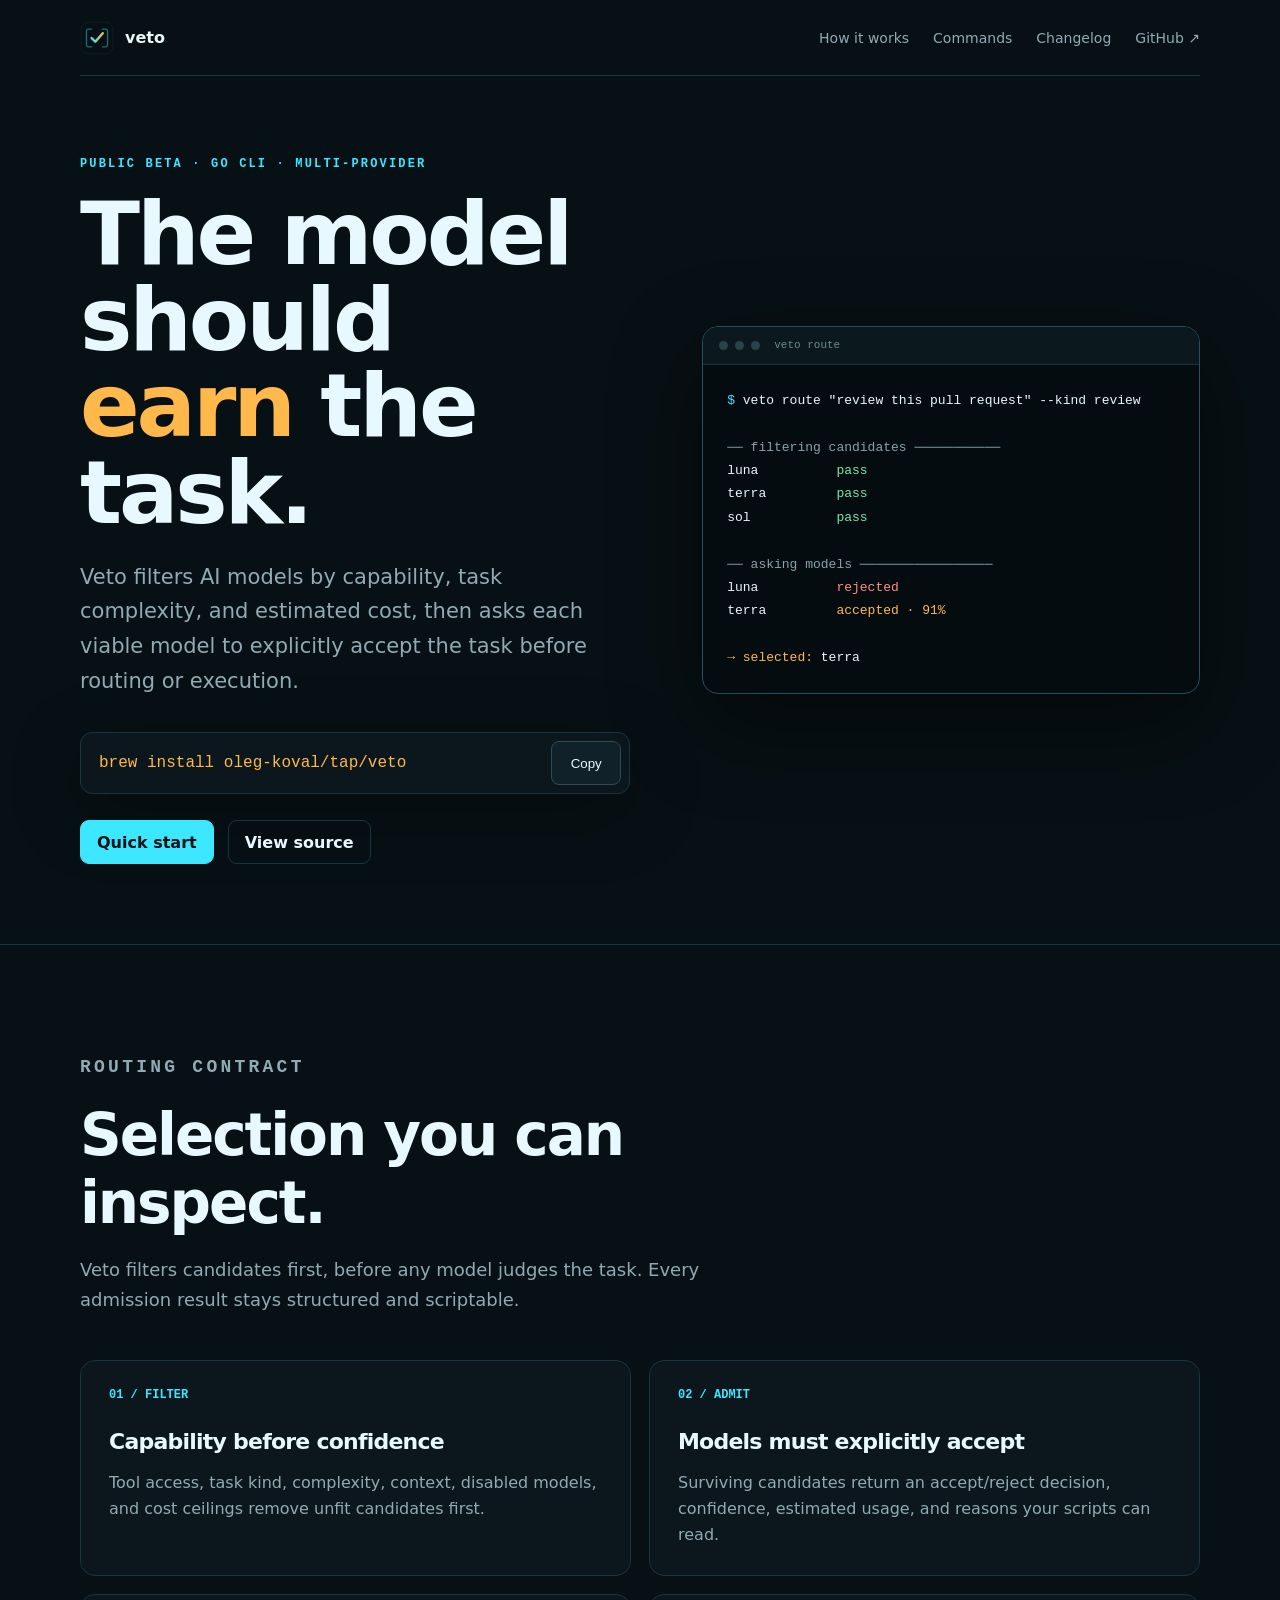
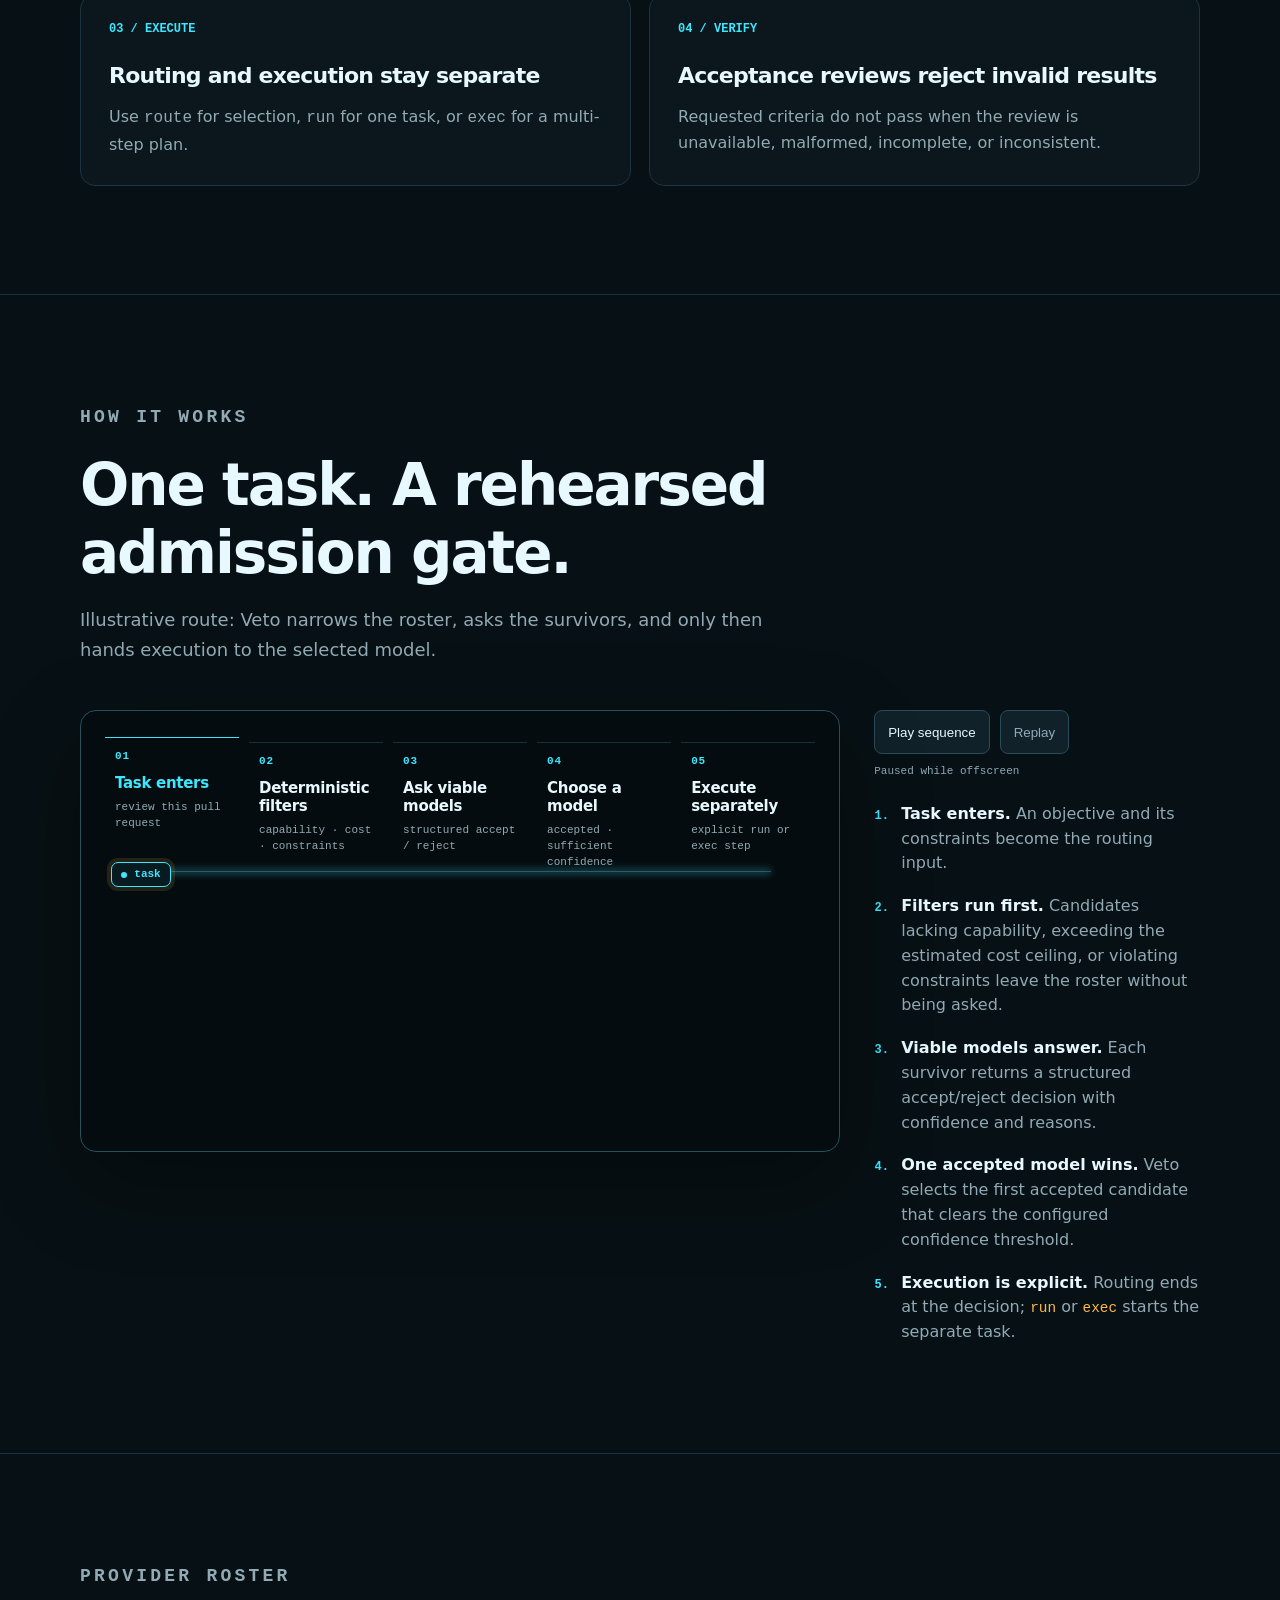
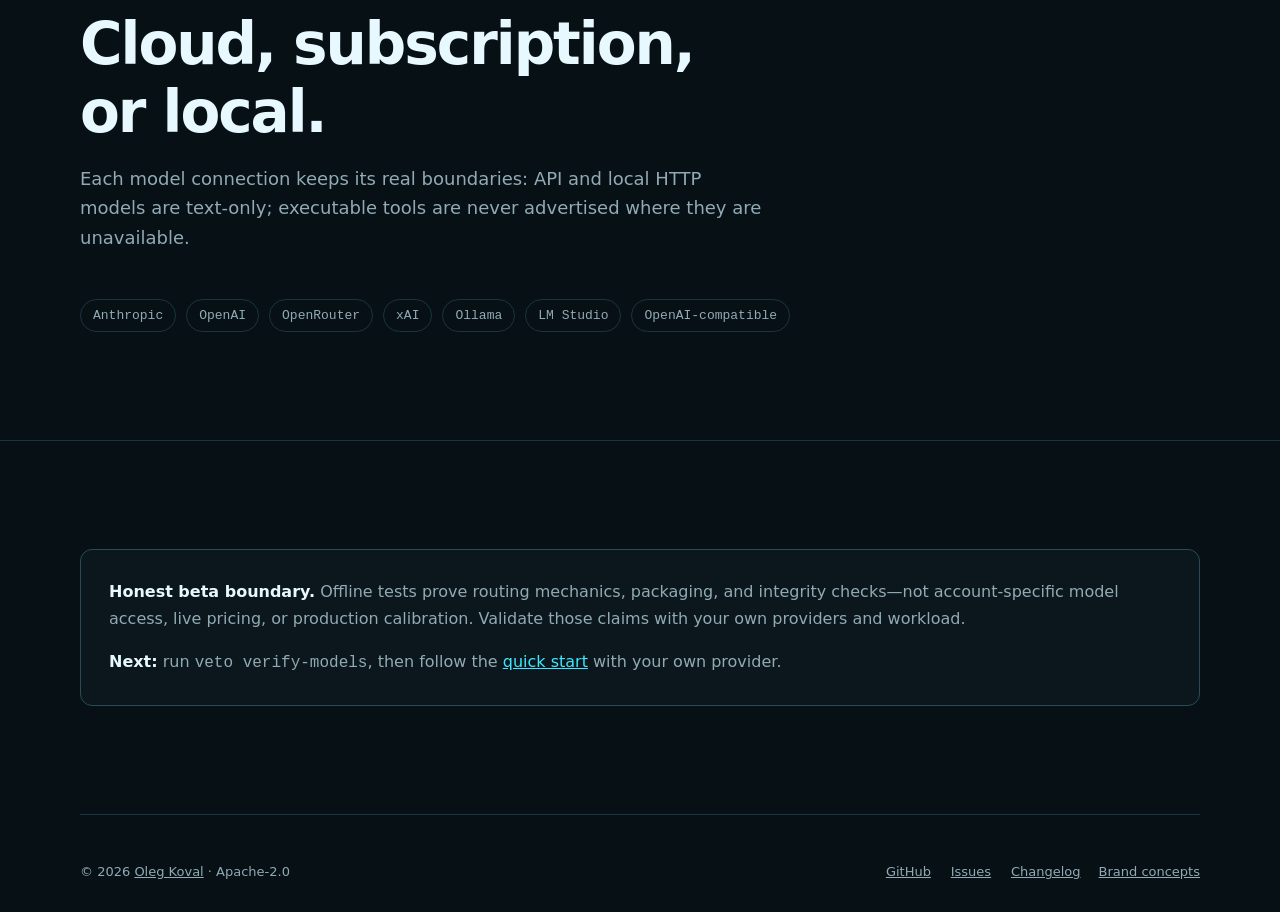
<file: site/index.html>
<!doctype html>
<html lang="en">
<head>
  <meta charset="utf-8">
  <meta name="viewport" content="width=device-width, initial-scale=1">
  <meta name="description" content="Veto is a cost-aware AI model router that requires explicit model admission before execution.">
  <meta name="keywords" content="AI model router, LLM routing, Go CLI, model selection, Anthropic, OpenAI, OpenRouter, xAI">
  <meta name="author" content="Oleg Koval">
  <meta name="theme-color" content="#071014">
  <meta http-equiv="Content-Security-Policy" content="default-src 'self'; img-src 'self' data: https://www.googletagmanager.com; style-src 'self'; script-src 'self' https://www.googletagmanager.com; connect-src https://www.google-analytics.com https://*.google-analytics.com https://*.analytics.google.com; object-src 'none'; base-uri 'self'; form-action 'none'">
  <link rel="canonical" href="https://veto.olegkoval.com/">
  <link rel="icon" href="assets/logo.svg" type="image/svg+xml">
  <link rel="apple-touch-icon" href="assets/logo.png">
  <link rel="stylesheet" href="styles.css">
  <meta property="og:type" content="website">
  <meta property="og:site_name" content="Veto">
  <meta property="og:title" content="Veto — the model should earn the task">
  <meta property="og:description" content="Cost-aware AI model routing with explicit model admission.">
  <meta property="og:url" content="https://veto.olegkoval.com/">
  <meta property="og:image" content="https://veto.olegkoval.com/assets/social-card.png">
  <meta property="og:image:width" content="1200">
  <meta property="og:image:height" content="630">
  <meta property="og:image:alt" content="Veto logo and Homebrew installation command">
  <meta name="twitter:card" content="summary_large_image">
  <meta name="twitter:title" content="Veto — the model should earn the task">
  <meta name="twitter:description" content="Cost-aware AI model routing with explicit model admission.">
  <meta name="twitter:image" content="https://veto.olegkoval.com/assets/social-card.png">
  <title>Veto — cost-aware AI model routing</title>
  <!-- Search Console: verified at the olegkoval.com domain level (covers this subdomain); no per-page meta needed. -->
  <script type="application/ld+json">
    {
      "@context": "https://schema.org",
      "@type": "SoftwareApplication",
      "name": "Veto",
      "applicationCategory": "DeveloperApplication",
      "operatingSystem": "macOS, Linux",
      "description": "Cost-aware AI model router that requires explicit model admission before execution. Filters by capability, task complexity, and estimated cost, then asks viable models to accept the task.",
      "url": "https://veto.olegkoval.com/",
      "downloadUrl": "https://github.com/oleg-koval/veto/releases/latest",
      "softwareVersion": "0.6.3",
      "programmingLanguage": "Go",
      "license": "https://www.apache.org/licenses/LICENSE-2.0",
      "author": { "@type": "Person", "name": "Oleg Koval", "url": "https://github.com/oleg-koval" },
      "offers": { "@type": "Offer", "price": "0", "priceCurrency": "USD" }
    }
  </script>
</head>
<body>
  <a class="skip-link" href="#main">Skip to content</a>
  <header class="shell nav">
    <a class="brand" href="./" aria-label="Veto home"><img src="assets/logo.svg" alt=""><span>veto</span></a>
    <nav class="nav-links" aria-label="Primary navigation">
      <a href="#how">How it works</a>
      <a href="commands/">Commands</a>
      <a href="changelog/">Changelog</a>
      <a href="https://github.com/oleg-koval/veto">GitHub ↗</a>
    </nav>
  </header>

  <main id="main">
    <section class="shell hero">
      <div>
        <p class="eyebrow">Public beta · Go CLI · multi-provider</p>
        <h1>The model should <span>earn</span> the task.</h1>
        <p class="lede">Veto filters AI models by capability, task complexity, and estimated cost, then asks each viable model to explicitly accept the task before routing or execution.</p>
        <div class="install" aria-label="Homebrew installation command">
          <code data-install-command>brew install oleg-koval/tap/veto</code>
          <button class="copy" type="button" data-copy="brew install oleg-koval/tap/veto">Copy</button>
          <span class="sr-only" data-copy-status role="status" aria-live="polite"></span>
        </div>
        <div class="actions">
          <a class="button primary" href="https://github.com/oleg-koval/veto#quick-start">Quick start</a>
          <a class="button" href="https://github.com/oleg-koval/veto">View source</a>
        </div>
      </div>

      <figure class="terminal" aria-label="Example Veto routing output">
        <figcaption class="terminal-head"><i aria-hidden="true"></i><i aria-hidden="true"></i><i aria-hidden="true"></i><span>veto route</span></figcaption>
        <pre class="terminal-body"><code><span><span class="prompt">$</span> veto route "review this pull request" --kind review</span>&#10;&#10;<span class="dim">── filtering candidates ───────────</span>&#10;<span>luna&nbsp;&nbsp;&nbsp;&nbsp;&nbsp;&nbsp;&nbsp;&nbsp;&nbsp;&nbsp;<span class="pass">pass</span></span>&#10;<span>terra&nbsp;&nbsp;&nbsp;&nbsp;&nbsp;&nbsp;&nbsp;&nbsp;&nbsp;<span class="pass">pass</span></span>&#10;<span>sol&nbsp;&nbsp;&nbsp;&nbsp;&nbsp;&nbsp;&nbsp;&nbsp;&nbsp;&nbsp;&nbsp;<span class="pass">pass</span></span>&#10;&#10;<span class="dim">── asking models ─────────────────</span>&#10;<span>luna&nbsp;&nbsp;&nbsp;&nbsp;&nbsp;&nbsp;&nbsp;&nbsp;&nbsp;&nbsp;<span class="reject">rejected</span></span>&#10;<span>terra&nbsp;&nbsp;&nbsp;&nbsp;&nbsp;&nbsp;&nbsp;&nbsp;&nbsp;<span class="accept">accepted · 91%</span></span>&#10;&#10;<span><span class="accept">→ selected:</span> terra</span></code></pre>
      </figure>
    </section>

    <section class="section" id="features">
      <div class="shell">
        <div class="section-head"><p class="eyebrow">Routing contract</p><h2>Selection you can inspect.</h2><p>Veto filters candidates first, before any model judges the task. Every admission result stays structured and scriptable.</p></div>
        <div class="cards">
          <article class="card"><span class="index">01 / FILTER</span><h3>Capability before confidence</h3><p>Tool access, task kind, complexity, context, disabled models, and cost ceilings remove unfit candidates first.</p></article>
          <article class="card"><span class="index">02 / ADMIT</span><h3>Models must explicitly accept</h3><p>Surviving candidates return an accept/reject decision, confidence, estimated usage, and reasons your scripts can read.</p></article>
          <article class="card"><span class="index">03 / EXECUTE</span><h3>Routing and execution stay separate</h3><p>Use <code>route</code> for selection, <code>run</code> for one task, or <code>exec</code> for a multi-step plan.</p></article>
          <article class="card"><span class="index">04 / VERIFY</span><h3>Acceptance reviews reject invalid results</h3><p>Requested criteria do not pass when the review is unavailable, malformed, incomplete, or inconsistent.</p></article>
        </div>
      </div>
    </section>

    <section class="section" id="how">
      <div class="shell">
        <div class="section-head"><p class="eyebrow">How it works</p><h2>One task. A rehearsed admission gate.</h2><p>Illustrative route: Veto narrows the roster, asks the survivors, and only then hands execution to the selected model.</p></div>
        <div class="route-demo" data-route-demo>
          <div class="route-visual" aria-hidden="true">
            <div class="route-track"><span></span></div>
            <ol class="route-stages">
              <li class="route-stage" data-stage="1"><span class="stage-mark">01</span><strong>Task enters</strong><span class="stage-detail">review this pull request</span></li>
              <li class="route-stage" data-stage="2"><span class="stage-mark">02</span><strong>Deterministic filters</strong><span class="stage-detail">capability · cost · constraints</span></li>
              <li class="route-stage" data-stage="3"><span class="stage-mark">03</span><strong>Ask viable models</strong><span class="stage-detail">structured accept / reject</span></li>
              <li class="route-stage" data-stage="4"><span class="stage-mark">04</span><strong>Choose a model</strong><span class="stage-detail">accepted · sufficient confidence</span></li>
              <li class="route-stage route-stage--execution" data-stage="5"><span class="stage-mark">05</span><strong>Execute separately</strong><span class="stage-detail">explicit run or exec step</span></li>
            </ol>
            <div class="route-packet"><span class="packet-dot"></span><span>task</span></div>
            <div class="filter-lanes">
              <span class="lane lane--pass">luna <b>pass</b></span>
              <span class="lane lane--pass">terra <b>pass</b></span>
              <span class="lane lane--drop">sol <b>tools</b></span>
            </div>
            <div class="admission-readout"><span>luna</span><b>reject</b><span>terra</span><b class="readout-accept">accept · 91%</b></div>
            <div class="selection-readout"><span class="selection-arrow">→</span><span>selected: <b>terra</b></span></div>
            <div class="execution-readout"><span>route complete</span><b>run explicitly</b></div>
          </div>
          <div class="route-copy">
            <div class="route-controls">
              <button class="route-control" type="button" data-route-toggle aria-pressed="false">Pause sequence</button>
              <button class="route-control route-control--quiet" type="button" data-route-replay>Replay</button>
              <span class="route-status" data-route-status role="status" aria-live="polite">Sequence playing</span>
            </div>
            <ol class="route-explanation">
              <li><strong>Task enters.</strong> An objective and its constraints become the routing input.</li>
              <li><strong>Filters run first.</strong> Candidates lacking capability, exceeding the estimated cost ceiling, or violating constraints leave the roster without being asked.</li>
              <li><strong>Viable models answer.</strong> Each survivor returns a structured accept/reject decision with confidence and reasons.</li>
              <li><strong>One accepted model wins.</strong> Veto selects the first accepted candidate that clears the configured confidence threshold.</li>
              <li><strong>Execution is explicit.</strong> Routing ends at the decision; <code>run</code> or <code>exec</code> starts the separate task.</li>
            </ol>
          </div>
        </div>
      </div>
    </section>

    <section class="section">
      <div class="shell">
        <div class="section-head"><p class="eyebrow">Provider roster</p><h2>Cloud, subscription, or local.</h2><p>Each model connection keeps its real boundaries: API and local HTTP models are text-only; executable tools are never advertised where they are unavailable.</p></div>
        <div class="provider-list" aria-label="Supported providers"><span>Anthropic</span><span>OpenAI</span><span>OpenRouter</span><span>xAI</span><span>Ollama</span><span>LM Studio</span><span>OpenAI-compatible</span></div>
      </div>
    </section>

    <section class="section">
      <div class="shell">
        <div class="notice"><strong>Honest beta boundary.</strong> Offline tests prove routing mechanics, packaging, and integrity checks—not account-specific model access, live pricing, or production calibration. Validate those claims with your own providers and workload.<p class="notice-action"><strong>Next:</strong> run <code>veto verify-models</code>, then follow the <a href="https://github.com/oleg-koval/veto#quick-start">quick start</a> with your own provider.</p></div>
      </div>
    </section>
  </main>

  <footer class="shell">
    <span>© <span data-year>2026</span> <a href="https://github.com/oleg-koval">Oleg Koval</a> · Apache-2.0</span>
    <nav aria-label="Footer navigation"><a href="https://github.com/oleg-koval/veto">GitHub</a><a href="https://github.com/oleg-koval/veto/issues">Issues</a><a href="changelog/">Changelog</a><a href="brand/">Brand concepts</a></nav>
  </footer>
  <script src="https://www.googletagmanager.com/gtag/js?id=G-B9QFRMZB9R" async></script>
  <script src="analytics.js" defer></script>
  <script src="app.js" defer></script>
</body>
</html>
</file>
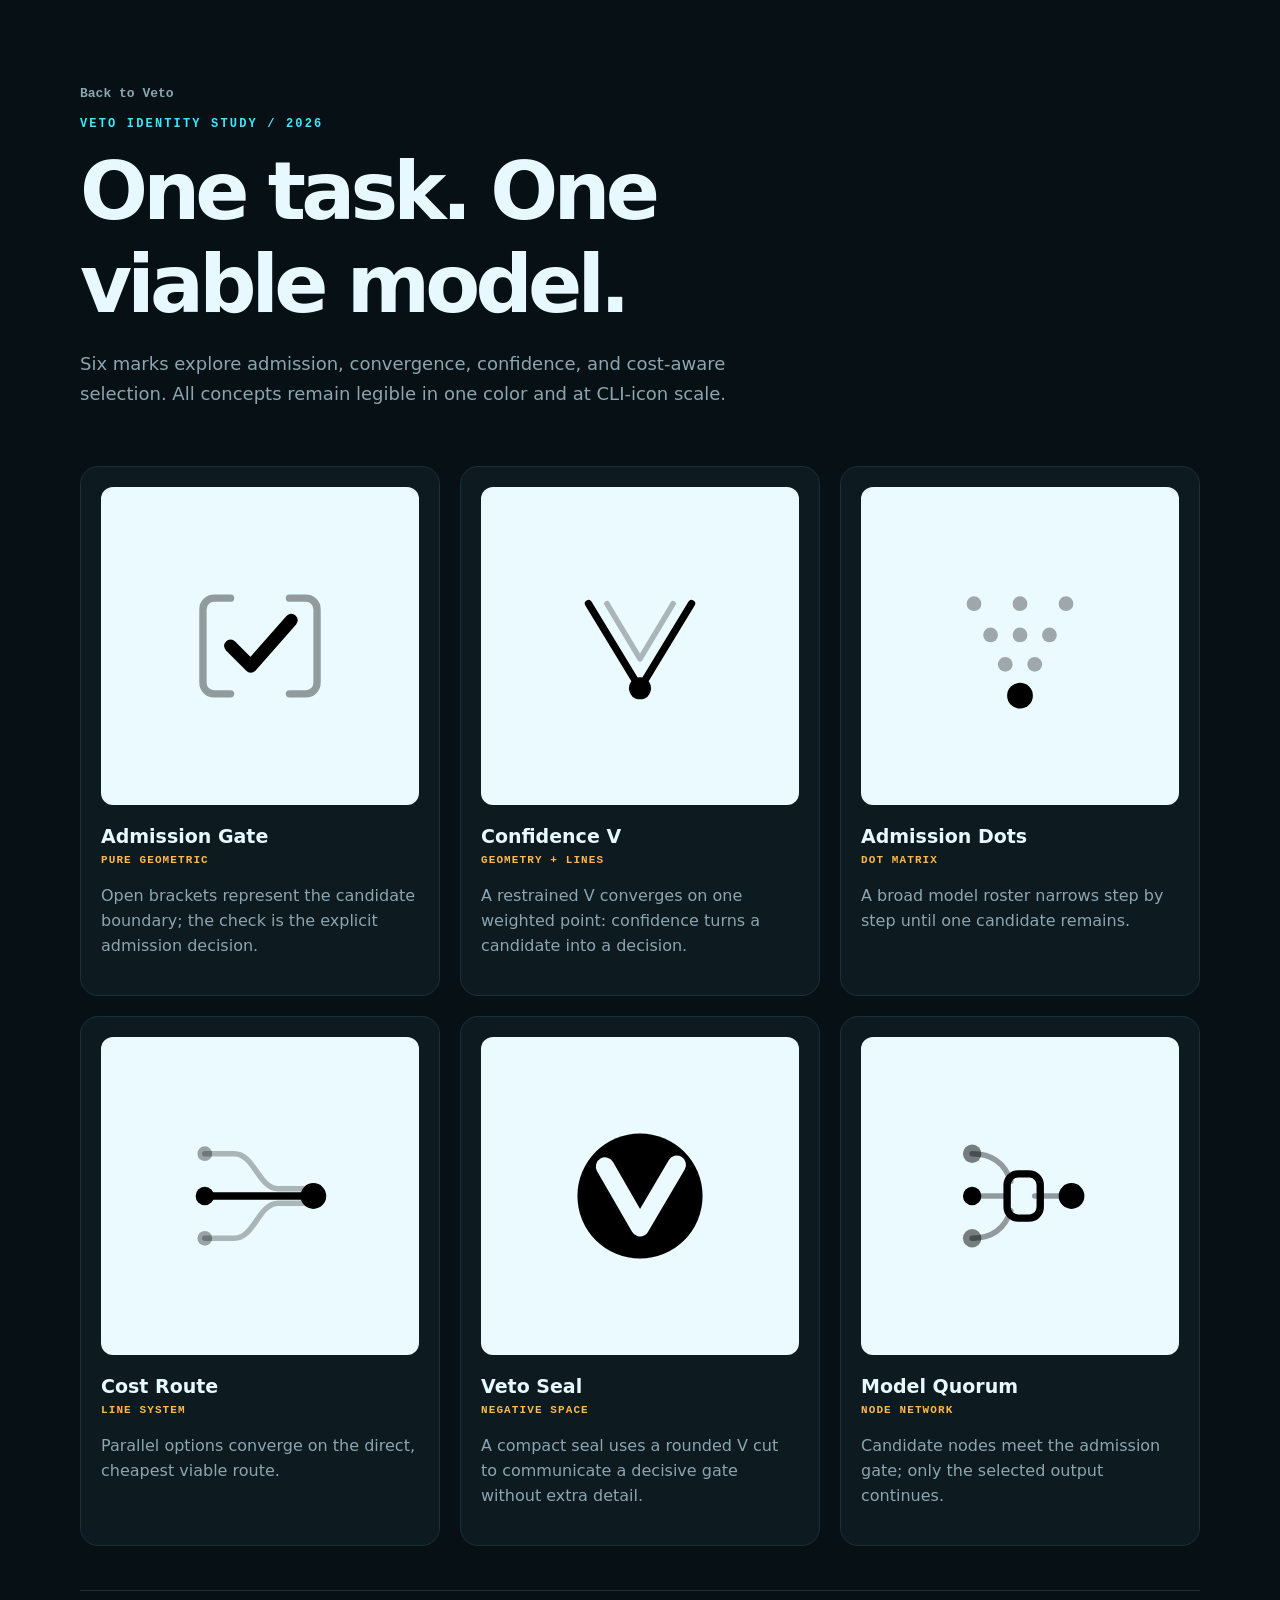
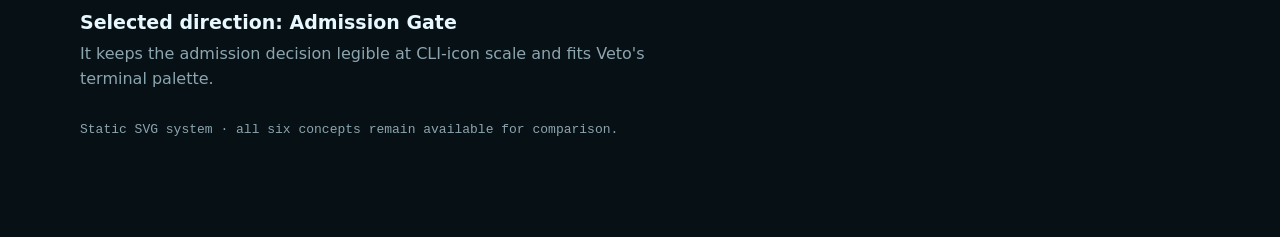
<file: site/brand/index.html>
<!doctype html>
<html lang="en">
<head>
  <meta charset="utf-8">
  <meta name="viewport" content="width=device-width, initial-scale=1">
  <meta name="robots" content="noindex">
  <link rel="icon" href="../assets/logo.svg" type="image/svg+xml">
  <title>Veto — logo design exploration</title>
  <style>
    :root { color-scheme: dark; --bg: #071014; --panel: #0d1a20; --ink: #e7f8ff; --muted: #8ca5af; --cyan: #3de7ff; --amber: #ffb84a; }
    * { box-sizing: border-box; }
    body { margin: 0; background: var(--bg); color: var(--ink); font-family: Inter, ui-sans-serif, system-ui, sans-serif; }
    main { width: min(1120px, calc(100% - 40px)); margin: 0 auto; padding: 72px 0 96px; }
    .back-link { display: inline-flex; align-items: center; min-height: 44px; color: var(--muted); font: 600 13px/1.4 ui-monospace, monospace; text-decoration: none; }
    .back-link:hover, .back-link:focus-visible { color: var(--cyan); }
    header { max-width: 720px; margin-bottom: 56px; }
    .eyebrow { color: var(--cyan); font: 700 12px/1.4 ui-monospace, monospace; letter-spacing: .18em; text-transform: uppercase; }
    h1 { margin: 12px 0; font-size: clamp(42px, 8vw, 80px); letter-spacing: -.06em; }
    header p { color: var(--muted); font-size: 18px; line-height: 1.7; }
    .grid { display: grid; grid-template-columns: repeat(3, 1fr); gap: 20px; }
    article { padding: 20px; border: 1px solid #193039; border-radius: 18px; background: var(--panel); transition: transform .2s, border-color .2s; }
    article:hover { transform: translateY(-4px); border-color: var(--cyan); }
    .canvas { display: grid; place-items: center; aspect-ratio: 1; margin-bottom: 20px; border-radius: 12px; color: #071014; background: #eafaff; }
    .canvas img { width: 58%; height: 58%; }
    h2 { margin: 0 0 6px; font-size: 19px; }
    .type { color: var(--amber); font: 600 11px/1.4 ui-monospace, monospace; letter-spacing: .1em; text-transform: uppercase; }
    article p { color: var(--muted); line-height: 1.55; }
    .selection-note { margin-top: 44px; padding: 20px 0 0; border-top: 1px solid #193039; }
    .selection-note h2 { margin-bottom: 8px; }
    .selection-note p { max-width: 60ch; margin: 0; color: var(--muted); line-height: 1.6; }
    footer { margin-top: 28px; color: var(--muted); font: 13px/1.6 ui-monospace, monospace; }
    @media (max-width: 820px) { .grid { grid-template-columns: repeat(2, 1fr); } }
    @media (max-width: 540px) { main { width: min(1120px, calc(100% - 28px)); padding-top: 40px; } .grid { grid-template-columns: 1fr; } }
  </style>
</head>
<body>
  <main>
    <a class="back-link" href="../">Back to Veto</a>
    <header>
      <div class="eyebrow">Veto identity study / 2026</div>
      <h1>One task. One viable model.</h1>
      <p>Six marks explore admission, convergence, confidence, and cost-aware selection. All concepts remain legible in one color and at CLI-icon scale.</p>
    </header>
    <section class="grid" aria-label="Logo concepts">
      <article><div class="canvas"><img src="concepts/01-admission-gate.svg" alt="Admission Gate logo"></div><h2>Admission Gate</h2><div class="type">Pure geometric</div><p>Open brackets represent the candidate boundary; the check is the explicit admission decision.</p></article>
      <article><div class="canvas"><img src="concepts/02-confidence-v.svg" alt="Confidence V logo"></div><h2>Confidence V</h2><div class="type">Geometry + lines</div><p>A restrained V converges on one weighted point: confidence turns a candidate into a decision.</p></article>
      <article><div class="canvas"><img src="concepts/03-admission-dots.svg" alt="Admission Dots logo"></div><h2>Admission Dots</h2><div class="type">Dot matrix</div><p>A broad model roster narrows step by step until one candidate remains.</p></article>
      <article><div class="canvas"><img src="concepts/04-cost-route.svg" alt="Cost Route logo"></div><h2>Cost Route</h2><div class="type">Line system</div><p>Parallel options converge on the direct, cheapest viable route.</p></article>
      <article><div class="canvas"><img src="concepts/05-veto-seal.svg" alt="Veto Seal logo"></div><h2>Veto Seal</h2><div class="type">Negative space</div><p>A compact seal uses a rounded V cut to communicate a decisive gate without extra detail.</p></article>
      <article><div class="canvas"><img src="concepts/06-model-quorum.svg" alt="Model Quorum logo"></div><h2>Model Quorum</h2><div class="type">Node network</div><p>Candidate nodes meet the admission gate; only the selected output continues.</p></article>
    </section>
    <section class="selection-note" aria-labelledby="selected-direction">
      <h2 id="selected-direction">Selected direction: Admission Gate</h2>
      <p>It keeps the admission decision legible at CLI-icon scale and fits Veto's terminal palette.</p>
    </section>
    <footer>Static SVG system · all six concepts remain available for comparison.</footer>
  </main>
</body>
</html>
</file>
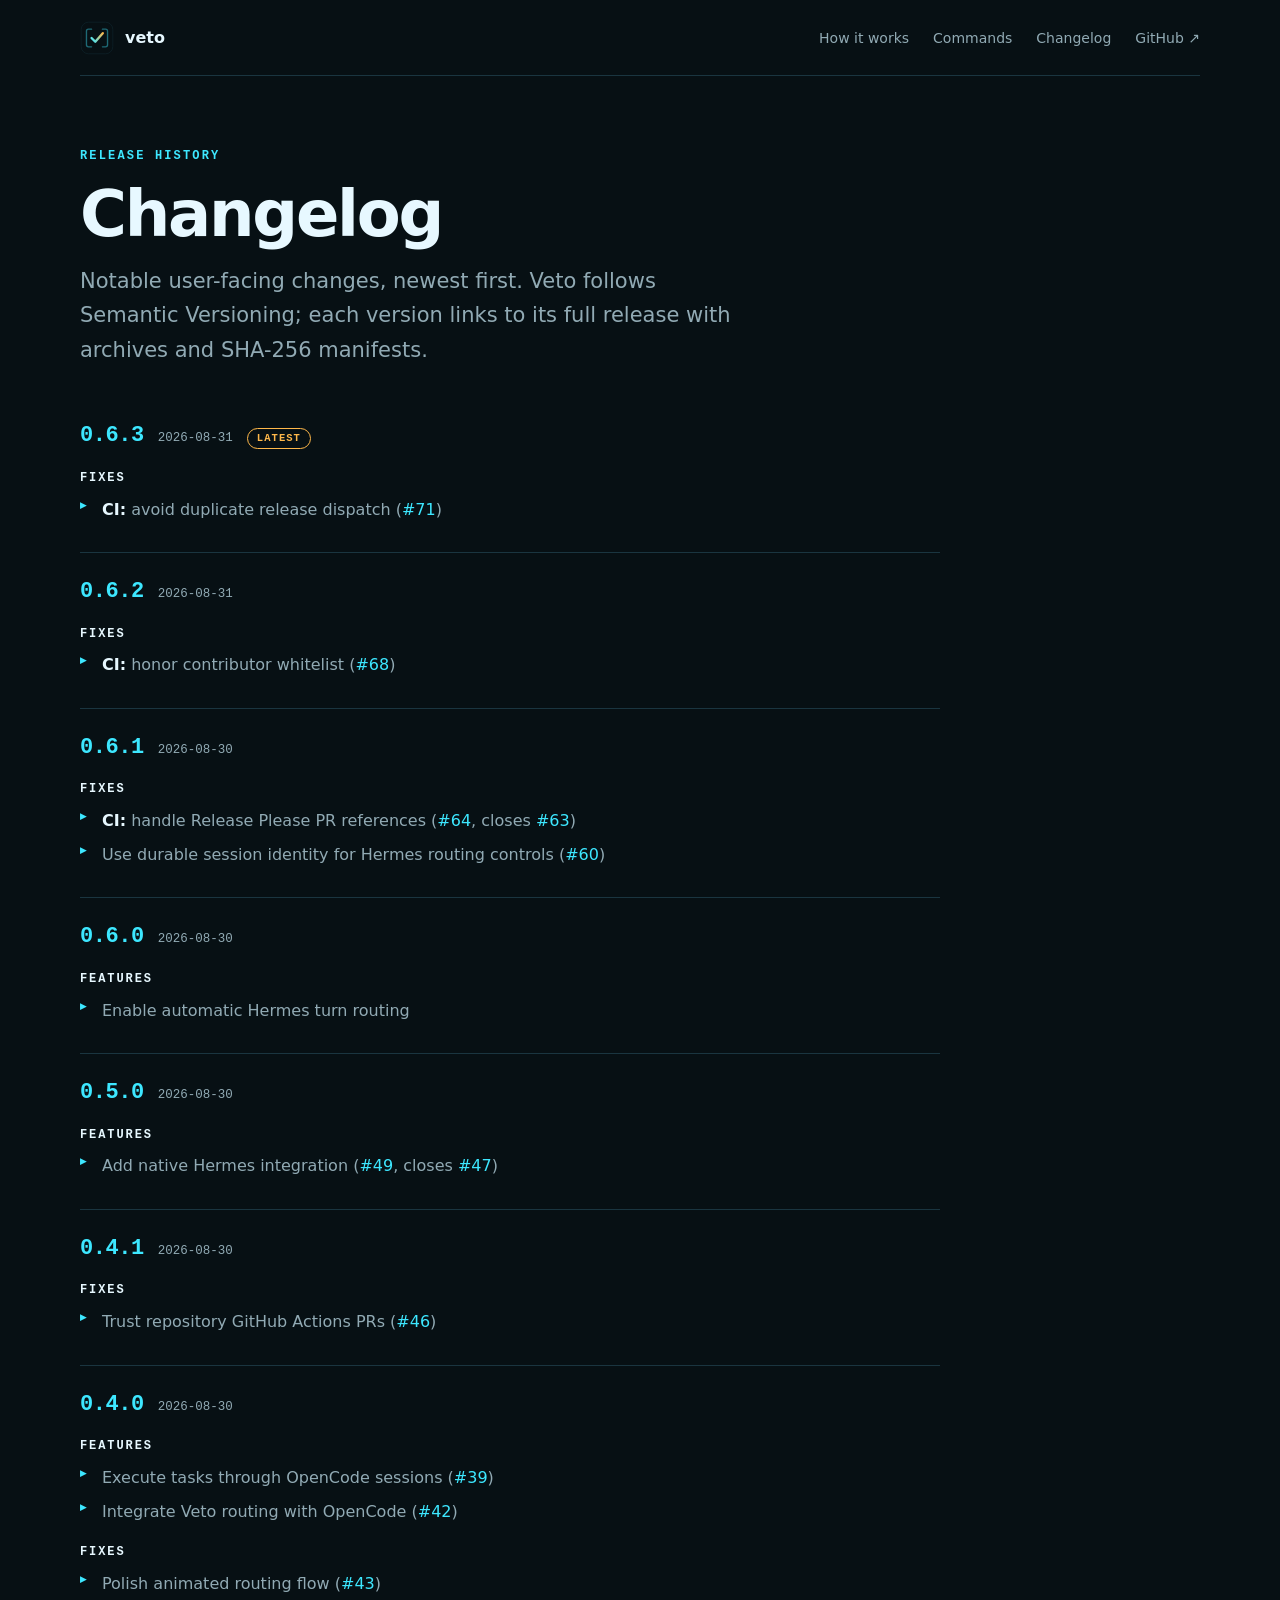
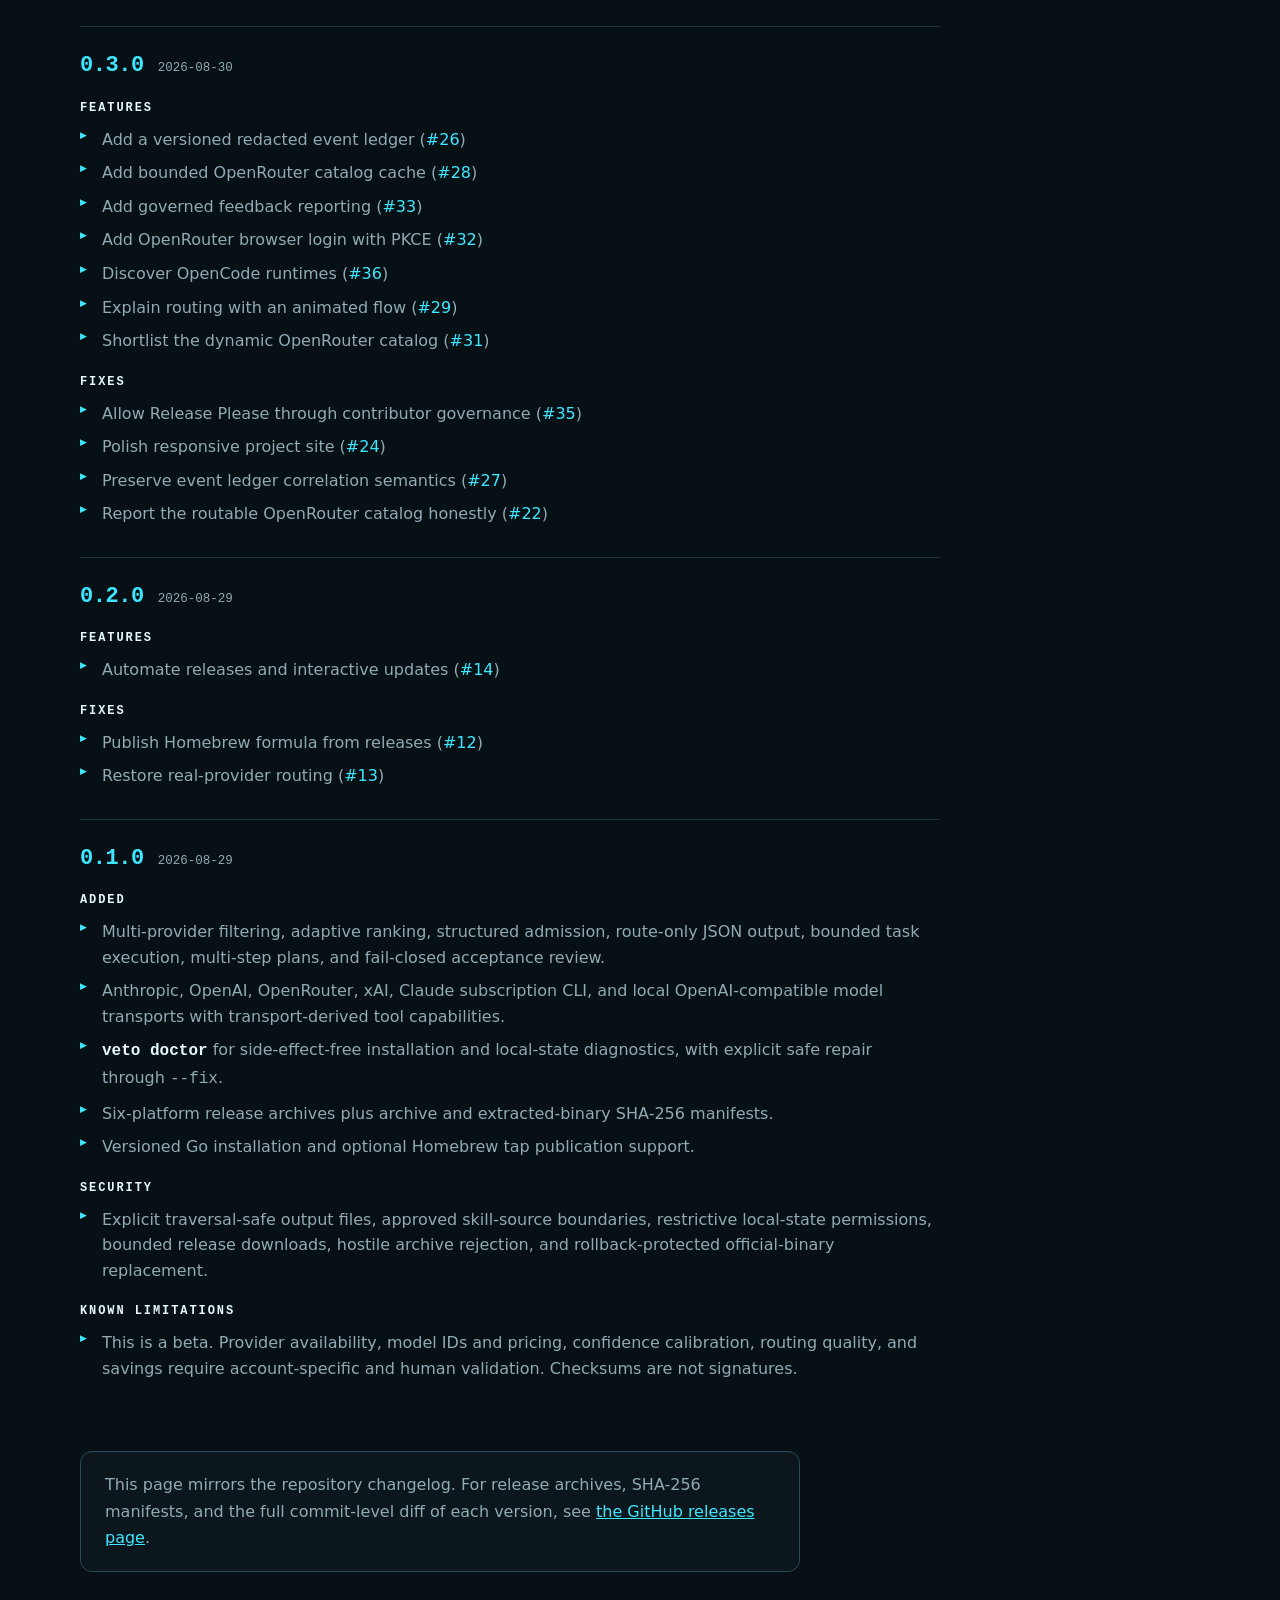
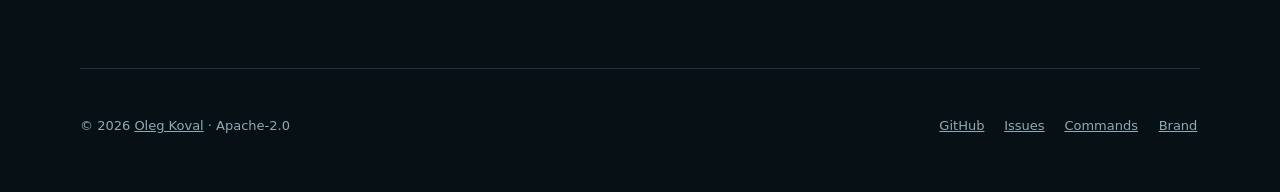
<file: site/changelog/index.html>
<!doctype html>
<html lang="en">
<head>
  <meta charset="utf-8">
  <meta name="viewport" content="width=device-width, initial-scale=1">
  <meta name="description" content="Veto release history: every version from the 0.1.0 beta to the latest, with features, fixes, and links to the matching GitHub releases.">
  <link rel="canonical" href="https://veto.olegkoval.com/changelog/">
  <link rel="icon" href="../assets/logo.svg" type="image/svg+xml">
  <link rel="stylesheet" href="../styles.css">
  <meta property="og:type" content="website">
  <meta property="og:site_name" content="Veto">
  <meta property="og:title" content="Veto changelog">
  <meta property="og:description" content="Every Veto release from the 0.1.0 beta to the latest.">
  <meta property="og:url" content="https://veto.olegkoval.com/changelog/">
  <meta property="og:image" content="https://veto.olegkoval.com/assets/social-card.png">
  <title>Changelog — Veto</title>
</head>
<body>
  <a class="skip-link" href="#main">Skip to content</a>
  <header class="shell nav">
    <a class="brand" href="../" aria-label="Veto home"><img src="../assets/logo.svg" alt=""><span>veto</span></a>
    <nav class="nav-links" aria-label="Primary navigation">
      <a href="../#how">How it works</a>
      <a href="../commands/">Commands</a>
      <a href="./" aria-current="page">Changelog</a>
      <a href="https://github.com/oleg-koval/veto">GitHub ↗</a>
    </nav>
  </header>

  <main id="main" class="shell page">
    <div class="page-head">
      <p class="eyebrow">Release history</p>
      <h1>Changelog</h1>
      <p class="lede">Notable user-facing changes, newest first. Veto follows Semantic Versioning; each version links to its full release with archives and SHA-256 manifests.</p>
    </div>

    <div class="changelog">

      <article class="release">
        <div class="release-head">
          <a class="release-version" href="https://github.com/oleg-koval/veto/releases/tag/v0.6.3">0.6.3</a>
          <span class="release-date">2026-08-31</span>
          <span class="release-latest">Latest</span>
        </div>
        <h3>Fixes</h3>
        <ul>
          <li><strong>CI:</strong> avoid duplicate release dispatch (<a href="https://github.com/oleg-koval/veto/issues/71">#71</a>)</li>
        </ul>
      </article>

      <article class="release">
        <div class="release-head">
          <a class="release-version" href="https://github.com/oleg-koval/veto/releases/tag/v0.6.2">0.6.2</a>
          <span class="release-date">2026-08-31</span>
        </div>
        <h3>Fixes</h3>
        <ul>
          <li><strong>CI:</strong> honor contributor whitelist (<a href="https://github.com/oleg-koval/veto/issues/68">#68</a>)</li>
        </ul>
      </article>

      <article class="release">
        <div class="release-head">
          <a class="release-version" href="https://github.com/oleg-koval/veto/releases/tag/v0.6.1">0.6.1</a>
          <span class="release-date">2026-08-30</span>
        </div>
        <h3>Fixes</h3>
        <ul>
          <li><strong>CI:</strong> handle Release Please PR references (<a href="https://github.com/oleg-koval/veto/issues/64">#64</a>, closes <a href="https://github.com/oleg-koval/veto/issues/63">#63</a>)</li>
          <li>Use durable session identity for Hermes routing controls (<a href="https://github.com/oleg-koval/veto/issues/60">#60</a>)</li>
        </ul>
      </article>

      <article class="release">
        <div class="release-head">
          <a class="release-version" href="https://github.com/oleg-koval/veto/releases/tag/v0.6.0">0.6.0</a>
          <span class="release-date">2026-08-30</span>
        </div>
        <h3>Features</h3>
        <ul>
          <li>Enable automatic Hermes turn routing</li>
        </ul>
      </article>

      <article class="release">
        <div class="release-head">
          <a class="release-version" href="https://github.com/oleg-koval/veto/releases/tag/v0.5.0">0.5.0</a>
          <span class="release-date">2026-08-30</span>
        </div>
        <h3>Features</h3>
        <ul>
          <li>Add native Hermes integration (<a href="https://github.com/oleg-koval/veto/issues/49">#49</a>, closes <a href="https://github.com/oleg-koval/veto/issues/47">#47</a>)</li>
        </ul>
      </article>

      <article class="release">
        <div class="release-head">
          <a class="release-version" href="https://github.com/oleg-koval/veto/releases/tag/v0.4.1">0.4.1</a>
          <span class="release-date">2026-08-30</span>
        </div>
        <h3>Fixes</h3>
        <ul>
          <li>Trust repository GitHub Actions PRs (<a href="https://github.com/oleg-koval/veto/issues/46">#46</a>)</li>
        </ul>
      </article>

      <article class="release">
        <div class="release-head">
          <a class="release-version" href="https://github.com/oleg-koval/veto/releases/tag/v0.4.0">0.4.0</a>
          <span class="release-date">2026-08-30</span>
        </div>
        <h3>Features</h3>
        <ul>
          <li>Execute tasks through OpenCode sessions (<a href="https://github.com/oleg-koval/veto/issues/39">#39</a>)</li>
          <li>Integrate Veto routing with OpenCode (<a href="https://github.com/oleg-koval/veto/issues/42">#42</a>)</li>
        </ul>
        <h3>Fixes</h3>
        <ul>
          <li>Polish animated routing flow (<a href="https://github.com/oleg-koval/veto/issues/43">#43</a>)</li>
        </ul>
      </article>

      <article class="release">
        <div class="release-head">
          <a class="release-version" href="https://github.com/oleg-koval/veto/releases/tag/v0.3.0">0.3.0</a>
          <span class="release-date">2026-08-30</span>
        </div>
        <h3>Features</h3>
        <ul>
          <li>Add a versioned redacted event ledger (<a href="https://github.com/oleg-koval/veto/issues/26">#26</a>)</li>
          <li>Add bounded OpenRouter catalog cache (<a href="https://github.com/oleg-koval/veto/issues/28">#28</a>)</li>
          <li>Add governed feedback reporting (<a href="https://github.com/oleg-koval/veto/issues/33">#33</a>)</li>
          <li>Add OpenRouter browser login with PKCE (<a href="https://github.com/oleg-koval/veto/issues/32">#32</a>)</li>
          <li>Discover OpenCode runtimes (<a href="https://github.com/oleg-koval/veto/issues/36">#36</a>)</li>
          <li>Explain routing with an animated flow (<a href="https://github.com/oleg-koval/veto/issues/29">#29</a>)</li>
          <li>Shortlist the dynamic OpenRouter catalog (<a href="https://github.com/oleg-koval/veto/issues/31">#31</a>)</li>
        </ul>
        <h3>Fixes</h3>
        <ul>
          <li>Allow Release Please through contributor governance (<a href="https://github.com/oleg-koval/veto/issues/35">#35</a>)</li>
          <li>Polish responsive project site (<a href="https://github.com/oleg-koval/veto/issues/24">#24</a>)</li>
          <li>Preserve event ledger correlation semantics (<a href="https://github.com/oleg-koval/veto/issues/27">#27</a>)</li>
          <li>Report the routable OpenRouter catalog honestly (<a href="https://github.com/oleg-koval/veto/issues/22">#22</a>)</li>
        </ul>
      </article>

      <article class="release">
        <div class="release-head">
          <a class="release-version" href="https://github.com/oleg-koval/veto/releases/tag/v0.2.0">0.2.0</a>
          <span class="release-date">2026-08-29</span>
        </div>
        <h3>Features</h3>
        <ul>
          <li>Automate releases and interactive updates (<a href="https://github.com/oleg-koval/veto/issues/14">#14</a>)</li>
        </ul>
        <h3>Fixes</h3>
        <ul>
          <li>Publish Homebrew formula from releases (<a href="https://github.com/oleg-koval/veto/issues/12">#12</a>)</li>
          <li>Restore real-provider routing (<a href="https://github.com/oleg-koval/veto/issues/13">#13</a>)</li>
        </ul>
      </article>

      <article class="release">
        <div class="release-head">
          <a class="release-version" href="https://github.com/oleg-koval/veto/releases/tag/v0.1.0">0.1.0</a>
          <span class="release-date">2026-08-29</span>
        </div>
        <h3>Added</h3>
        <ul>
          <li>Multi-provider filtering, adaptive ranking, structured admission, route-only JSON output, bounded task execution, multi-step plans, and fail-closed acceptance review.</li>
          <li>Anthropic, OpenAI, OpenRouter, xAI, Claude subscription CLI, and local OpenAI-compatible model transports with transport-derived tool capabilities.</li>
          <li><strong><code>veto doctor</code></strong> for side-effect-free installation and local-state diagnostics, with explicit safe repair through <code>--fix</code>.</li>
          <li>Six-platform release archives plus archive and extracted-binary SHA-256 manifests.</li>
          <li>Versioned Go installation and optional Homebrew tap publication support.</li>
        </ul>
        <h3>Security</h3>
        <ul>
          <li>Explicit traversal-safe output files, approved skill-source boundaries, restrictive local-state permissions, bounded release downloads, hostile archive rejection, and rollback-protected official-binary replacement.</li>
        </ul>
        <h3>Known limitations</h3>
        <ul>
          <li>This is a beta. Provider availability, model IDs and pricing, confidence calibration, routing quality, and savings require account-specific and human validation. Checksums are not signatures.</li>
        </ul>
      </article>

    </div>

    <p class="changelog-note">This page mirrors the repository changelog. For release archives, SHA-256 manifests, and the full commit-level diff of each version, see <a href="https://github.com/oleg-koval/veto/releases">the GitHub releases page</a>.</p>
  </main>

  <footer class="shell">
    <span>© <span data-year>2026</span> <a href="https://github.com/oleg-koval">Oleg Koval</a> · Apache-2.0</span>
    <nav aria-label="Footer navigation"><a href="https://github.com/oleg-koval/veto">GitHub</a><a href="https://github.com/oleg-koval/veto/issues">Issues</a><a href="../commands/">Commands</a><a href="../brand/">Brand</a></nav>
  </footer>
  <script src="../app.js" defer></script>
</body>
</html>
</file>
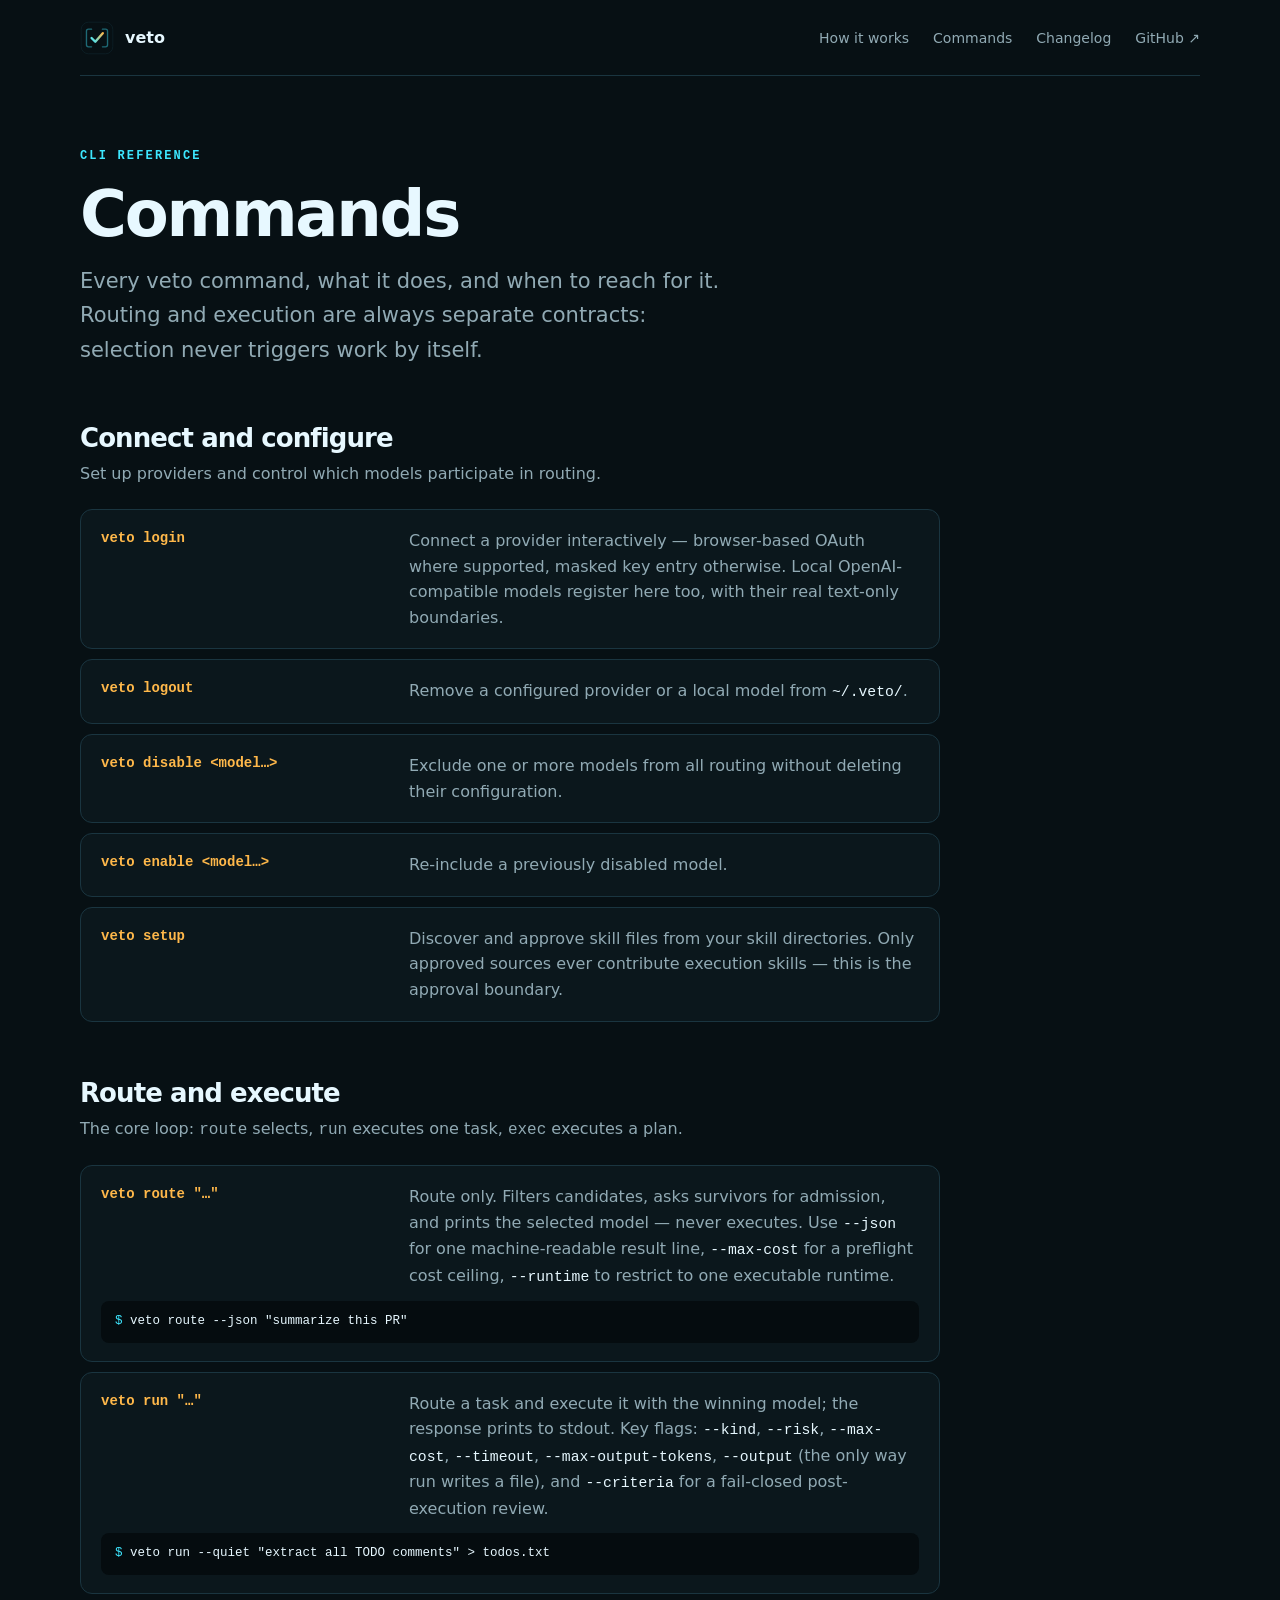
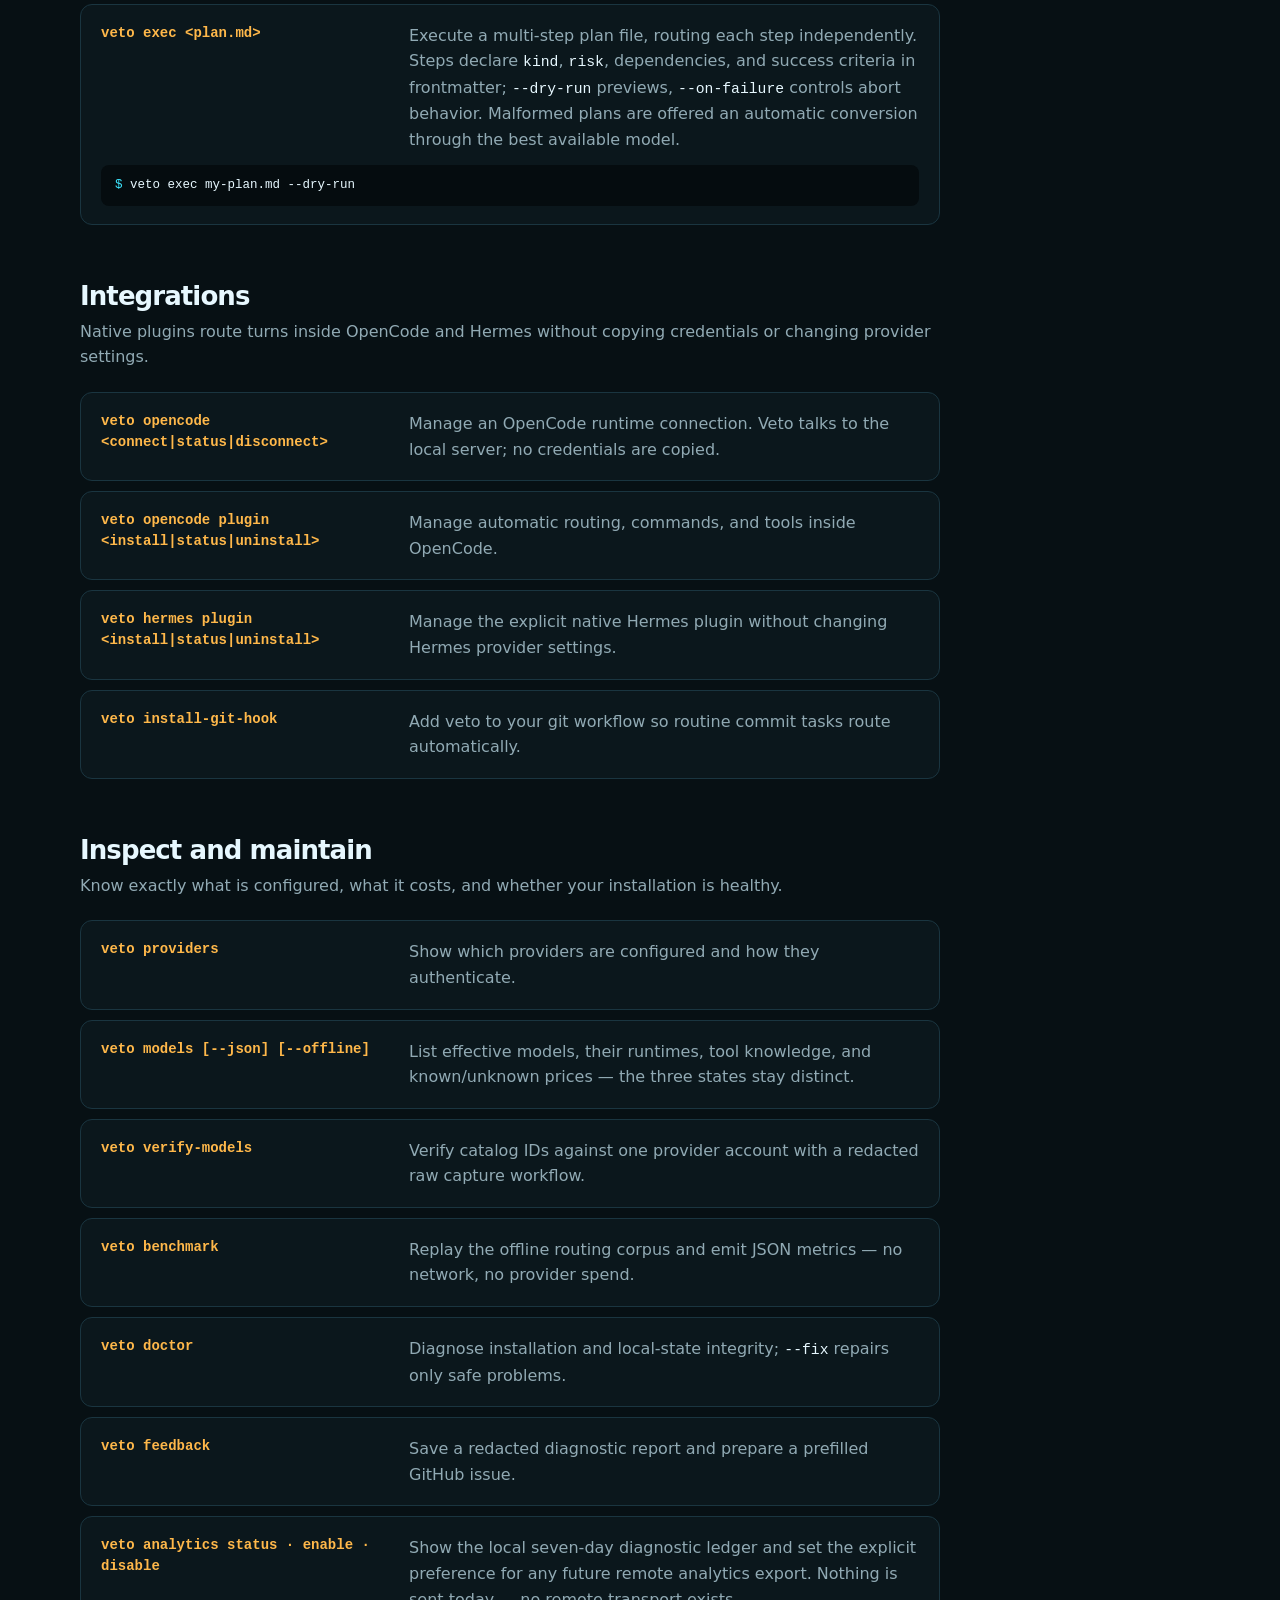
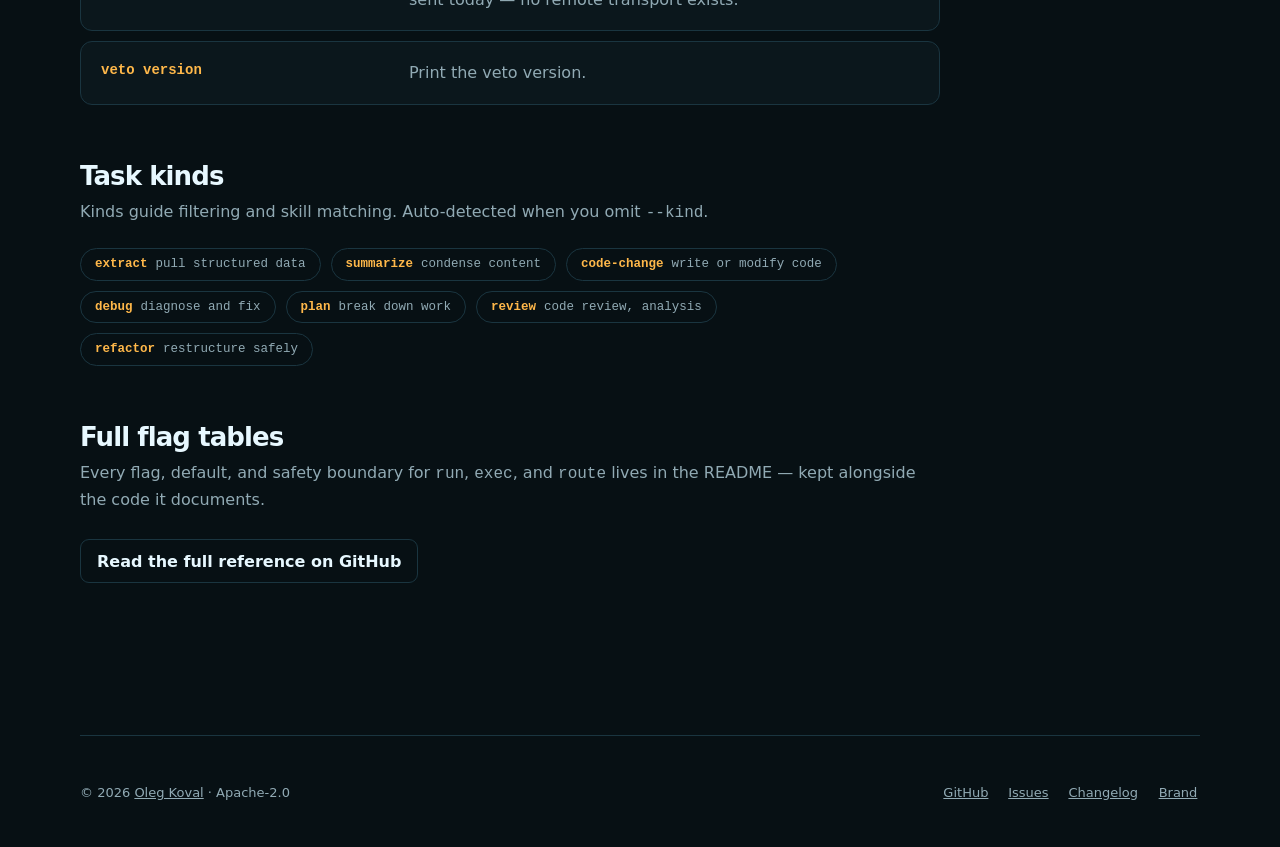
<file: site/commands/index.html>
<!doctype html>
<html lang="en">
<head>
  <meta charset="utf-8">
  <meta name="viewport" content="width=device-width, initial-scale=1">
  <meta name="description" content="Every veto command explained: connect providers, route tasks, execute plans, manage OpenCode and Hermes integrations, and diagnose your installation.">
  <link rel="canonical" href="https://veto.olegkoval.com/commands/">
  <link rel="icon" href="../assets/logo.svg" type="image/svg+xml">
  <link rel="stylesheet" href="../styles.css">
  <meta property="og:type" content="website">
  <meta property="og:site_name" content="Veto">
  <meta property="og:title" content="Veto commands — reference">
  <meta property="og:description" content="Every veto command explained: routing, execution, integrations, and diagnostics.">
  <meta property="og:url" content="https://veto.olegkoval.com/commands/">
  <meta property="og:image" content="https://veto.olegkoval.com/assets/social-card.png">
  <title>Commands — Veto</title>
</head>
<body>
  <a class="skip-link" href="#main">Skip to content</a>
  <header class="shell nav">
    <a class="brand" href="../" aria-label="Veto home"><img src="../assets/logo.svg" alt=""><span>veto</span></a>
    <nav class="nav-links" aria-label="Primary navigation">
      <a href="../#how">How it works</a>
      <a href="./" aria-current="page">Commands</a>
      <a href="../changelog/">Changelog</a>
      <a href="https://github.com/oleg-koval/veto">GitHub ↗</a>
    </nav>
  </header>

  <main id="main" class="shell page">
    <div class="page-head">
      <p class="eyebrow">CLI reference</p>
      <h1>Commands</h1>
      <p class="lede">Every veto command, what it does, and when to reach for it. Routing and execution are always separate contracts: selection never triggers work by itself.</p>
    </div>

    <section class="page-group" aria-labelledby="connect">
      <h2 id="connect">Connect and configure</h2>
      <p class="group-note">Set up providers and control which models participate in routing.</p>
      <ul class="cmd-list">
        <li class="cmd"><span class="cmd-name">veto login</span><span class="cmd-desc">Connect a provider interactively — browser-based OAuth where supported, masked key entry otherwise. Local OpenAI-compatible models register here too, with their real text-only boundaries.</span></li>
        <li class="cmd"><span class="cmd-name">veto logout</span><span class="cmd-desc">Remove a configured provider or a local model from <code>~/.veto/</code>.</span></li>
        <li class="cmd"><span class="cmd-name">veto disable &lt;model…&gt;</span><span class="cmd-desc">Exclude one or more models from all routing without deleting their configuration.</span></li>
        <li class="cmd"><span class="cmd-name">veto enable &lt;model…&gt;</span><span class="cmd-desc">Re-include a previously disabled model.</span></li>
        <li class="cmd"><span class="cmd-name">veto setup</span><span class="cmd-desc">Discover and approve skill files from your skill directories. Only approved sources ever contribute execution skills — this is the approval boundary.</span></li>
      </ul>
    </section>

    <section class="page-group" aria-labelledby="route">
      <h2 id="route">Route and execute</h2>
      <p class="group-note">The core loop: <code>route</code> selects, <code>run</code> executes one task, <code>exec</code> executes a plan.</p>
      <ul class="cmd-list">
        <li class="cmd">
          <span class="cmd-name">veto route "…"</span>
          <span class="cmd-desc">Route only. Filters candidates, asks survivors for admission, and prints the selected model — never executes. Use <code>--json</code> for one machine-readable result line, <code>--max-cost</code> for a preflight cost ceiling, <code>--runtime</code> to restrict to one executable runtime.</span>
          <span class="cmd-example"><span class="prompt">$</span> veto route --json "summarize this PR"</span>
        </li>
        <li class="cmd">
          <span class="cmd-name">veto run "…"</span>
          <span class="cmd-desc">Route a task and execute it with the winning model; the response prints to stdout. Key flags: <code>--kind</code>, <code>--risk</code>, <code>--max-cost</code>, <code>--timeout</code>, <code>--max-output-tokens</code>, <code>--output</code> (the only way run writes a file), and <code>--criteria</code> for a fail-closed post-execution review.</span>
          <span class="cmd-example"><span class="prompt">$</span> veto run --quiet "extract all TODO comments" > todos.txt</span>
        </li>
        <li class="cmd">
          <span class="cmd-name">veto exec &lt;plan.md&gt;</span>
          <span class="cmd-desc">Execute a multi-step plan file, routing each step independently. Steps declare <code>kind</code>, <code>risk</code>, dependencies, and success criteria in frontmatter; <code>--dry-run</code> previews, <code>--on-failure</code> controls abort behavior. Malformed plans are offered an automatic conversion through the best available model.</span>
          <span class="cmd-example"><span class="prompt">$</span> veto exec my-plan.md --dry-run</span>
        </li>
      </ul>
    </section>

    <section class="page-group" aria-labelledby="integrations">
      <h2 id="integrations">Integrations</h2>
      <p class="group-note">Native plugins route turns inside OpenCode and Hermes without copying credentials or changing provider settings.</p>
      <ul class="cmd-list">
        <li class="cmd"><span class="cmd-name">veto opencode &lt;connect|status|disconnect&gt;</span><span class="cmd-desc">Manage an OpenCode runtime connection. Veto talks to the local server; no credentials are copied.</span></li>
        <li class="cmd"><span class="cmd-name">veto opencode plugin &lt;install|status|uninstall&gt;</span><span class="cmd-desc">Manage automatic routing, commands, and tools inside OpenCode.</span></li>
        <li class="cmd"><span class="cmd-name">veto hermes plugin &lt;install|status|uninstall&gt;</span><span class="cmd-desc">Manage the explicit native Hermes plugin without changing Hermes provider settings.</span></li>
        <li class="cmd"><span class="cmd-name">veto install-git-hook</span><span class="cmd-desc">Add veto to your git workflow so routine commit tasks route automatically.</span></li>
      </ul>
    </section>

    <section class="page-group" aria-labelledby="inspect">
      <h2 id="inspect">Inspect and maintain</h2>
      <p class="group-note">Know exactly what is configured, what it costs, and whether your installation is healthy.</p>
      <ul class="cmd-list">
        <li class="cmd"><span class="cmd-name">veto providers</span><span class="cmd-desc">Show which providers are configured and how they authenticate.</span></li>
        <li class="cmd"><span class="cmd-name">veto models [--json] [--offline]</span><span class="cmd-desc">List effective models, their runtimes, tool knowledge, and known/unknown prices — the three states stay distinct.</span></li>
        <li class="cmd"><span class="cmd-name">veto verify-models</span><span class="cmd-desc">Verify catalog IDs against one provider account with a redacted raw capture workflow.</span></li>
        <li class="cmd"><span class="cmd-name">veto benchmark</span><span class="cmd-desc">Replay the offline routing corpus and emit JSON metrics — no network, no provider spend.</span></li>
        <li class="cmd"><span class="cmd-name">veto doctor</span><span class="cmd-desc">Diagnose installation and local-state integrity; <code>--fix</code> repairs only safe problems.</span></li>
        <li class="cmd"><span class="cmd-name">veto feedback</span><span class="cmd-desc">Save a redacted diagnostic report and prepare a prefilled GitHub issue.</span></li>
        <li class="cmd"><span class="cmd-name">veto analytics status · enable · disable</span><span class="cmd-desc">Show the local seven-day diagnostic ledger and set the explicit preference for any future remote analytics export. Nothing is sent today — no remote transport exists.</span></li>
        <li class="cmd"><span class="cmd-name">veto version</span><span class="cmd-desc">Print the veto version.</span></li>
      </ul>
    </section>

    <section class="page-group" aria-labelledby="kinds">
      <h2 id="kinds">Task kinds</h2>
      <p class="group-note">Kinds guide filtering and skill matching. Auto-detected when you omit <code>--kind</code>.</p>
      <ul class="kind-list">
        <li><b>extract</b> pull structured data</li>
        <li><b>summarize</b> condense content</li>
        <li><b>code-change</b> write or modify code</li>
        <li><b>debug</b> diagnose and fix</li>
        <li><b>plan</b> break down work</li>
        <li><b>review</b> code review, analysis</li>
        <li><b>refactor</b> restructure safely</li>
      </ul>
    </section>

    <section class="page-group" aria-labelledby="more">
      <h2 id="more">Full flag tables</h2>
      <p class="group-note">Every flag, default, and safety boundary for <code>run</code>, <code>exec</code>, and <code>route</code> lives in the README — kept alongside the code it documents.</p>
      <div class="actions"><a class="button" href="https://github.com/oleg-koval/veto#commands">Read the full reference on GitHub</a></div>
    </section>
  </main>

  <footer class="shell">
    <span>© <span data-year>2026</span> <a href="https://github.com/oleg-koval">Oleg Koval</a> · Apache-2.0</span>
    <nav aria-label="Footer navigation"><a href="https://github.com/oleg-koval/veto">GitHub</a><a href="https://github.com/oleg-koval/veto/issues">Issues</a><a href="../changelog/">Changelog</a><a href="../brand/">Brand</a></nav>
  </footer>
  <script src="../app.js" defer></script>
</body>
</html>
</file>
<file: site/styles.css>
:root {
  color-scheme: dark;
  --background: #071014;
  --surface: #0b171c;
  --surface-strong: #102129;
  --border: #1a3540;
  --text: #e7f8ff;
  --muted: #91aab4;
  --cyan: #3de7ff;
  --amber: #ffb84a;
  --max-width: 1120px;
}

* { box-sizing: border-box; }

html { scroll-behavior: smooth; }

body {
  margin: 0;
  background: var(--background);
  color: var(--text);
  font-family: Inter, ui-sans-serif, system-ui, -apple-system, BlinkMacSystemFont, "Segoe UI", sans-serif;
  -webkit-font-smoothing: antialiased;
}

a { color: inherit; }

.skip-link {
  position: fixed;
  top: 10px;
  left: 10px;
  z-index: 10;
  padding: 10px 14px;
  border-radius: 8px;
  background: var(--text);
  color: var(--background);
  transform: translateY(-150%);
}

.skip-link:focus { transform: translateY(0); }

.sr-only {
  position: absolute;
  width: 1px;
  height: 1px;
  padding: 0;
  margin: -1px;
  overflow: hidden;
  clip: rect(0, 0, 0, 0);
  white-space: nowrap;
  border: 0;
}

.shell { width: min(var(--max-width), calc(100% - 40px)); margin: 0 auto; }

.nav {
  display: flex;
  align-items: center;
  justify-content: space-between;
  min-height: 76px;
  border-bottom: 1px solid var(--border);
}

.brand { display: inline-flex; align-items: center; gap: 11px; min-height: 44px; font-weight: 760; text-decoration: none; }
.brand img { width: 34px; height: 34px; }
.nav-links { display: flex; align-items: center; gap: 24px; color: var(--muted); font-size: 14px; }
.nav-links a { min-height: 44px; display: inline-flex; align-items: center; text-decoration: none; }
.nav-links a:hover, .nav-links a:focus-visible { color: var(--cyan); }

.hero {
  display: grid;
  grid-template-columns: minmax(0, 1.05fr) minmax(360px, .95fr);
  align-items: center;
  gap: 72px;
  min-height: calc(100vh - 76px);
  min-height: calc(100svh - 76px);
  padding: 80px 0;
}
.hero > div { min-width: 0; }

.eyebrow {
  margin: 0 0 18px;
  color: var(--cyan);
  font: 700 12px/1.4 ui-monospace, SFMono-Regular, Menlo, monospace;
  letter-spacing: .18em;
  text-transform: uppercase;
}

h1, h2, h3 { margin-top: 0; letter-spacing: -.035em; }
h1 { max-width: 720px; margin-bottom: 24px; font-size: clamp(50px, 7vw, 88px); line-height: .98; }
h1 span { color: var(--amber); }
.lede { max-width: 660px; margin: 0 0 34px; color: var(--muted); font-size: clamp(18px, 2vw, 21px); line-height: 1.65; }

.install {
  display: flex;
  align-items: center;
  justify-content: space-between;
  max-width: 620px;
  padding: 8px 8px 8px 18px;
  border: 1px solid var(--border);
  border-radius: 12px;
  background: var(--surface);
  box-shadow: 0 18px 70px rgba(0, 0, 0, .28);
}

code, .mono { font-family: ui-monospace, SFMono-Regular, Menlo, Consolas, monospace; }
.install code { min-width: 0; overflow-x: auto; color: var(--amber); white-space: nowrap; }
.copy {
  min-width: 70px;
  min-height: 44px;
  padding: 10px 13px;
  border: 1px solid #2a4c58;
  border-radius: 8px;
  background: var(--surface-strong);
  color: var(--text);
  cursor: pointer;
}
.copy:hover, .copy:focus-visible { border-color: var(--cyan); }

.actions { display: flex; flex-wrap: wrap; gap: 14px; margin-top: 26px; }
.button { min-height: 44px; display: inline-flex; align-items: center; padding: 11px 16px; border: 1px solid var(--border); border-radius: 9px; text-decoration: none; font-weight: 650; }
.button.primary { border-color: var(--cyan); background: var(--cyan); color: #031014; }
.button:hover, .button:focus-visible { transform: translateY(-1px); }

.terminal { min-width: 0; overflow: hidden; margin: 0; border: 1px solid #24505f; border-radius: 16px; background: #050c0f; box-shadow: 0 30px 90px rgba(0, 0, 0, .45); }
.terminal-head { display: flex; align-items: center; gap: 7px; padding: 13px 16px; border-bottom: 1px solid #18343e; background: #0b181d; }
.terminal-head i { width: 9px; height: 9px; border-radius: 50%; background: #29434c; }
.terminal-head span { margin-left: 7px; color: #6f8a94; font: 11px/1 ui-monospace, monospace; }
.terminal-body { min-width: 0; margin: 0; padding: 24px; overflow-x: auto; font: 13px/1.8 ui-monospace, SFMono-Regular, Menlo, monospace; }
.prompt { color: var(--cyan); }
.dim { color: #86a3ac; }
.pass { color: #77e8ab; }
.reject { color: #ff8d8d; }
.accept { color: var(--amber); }

.section { padding: 108px 0; border-top: 1px solid var(--border); }
.section-head { max-width: 690px; margin-bottom: 46px; }
.section h2 { margin-bottom: 14px; font-size: clamp(36px, 5vw, 58px); }
.section-head p { color: var(--muted); font-size: 18px; line-height: 1.65; }

.cards { display: grid; grid-template-columns: repeat(2, 1fr); gap: 18px; }
.card { padding: 28px; border: 1px solid var(--border); border-radius: 15px; background: var(--surface); }
.card .index { display: block; margin-bottom: 28px; color: var(--cyan); font: 700 12px/1 ui-monospace, monospace; }
.card h3 { margin-bottom: 10px; font-size: 22px; }
.card p { margin-bottom: 0; color: var(--muted); line-height: 1.6; }

.route-demo { display: grid; grid-template-columns: minmax(0, 1.4fr) minmax(280px, .6fr); gap: 34px; align-items: start; }
.route-visual { position: relative; min-height: 442px; overflow: hidden; padding: 26px 24px 24px; border: 1px solid #24505f; border-radius: 16px; background: #050c0f; box-shadow: 0 30px 90px rgba(0, 0, 0, .3); }
.route-track { position: absolute; top: 160px; left: 9%; right: 9%; height: 1px; background: #25444d; }
.route-track::before { content: ""; position: absolute; inset: -3px auto -3px 0; width: 100%; background: var(--cyan); opacity: .22; filter: blur(3px); }
.route-stages { position: relative; z-index: 1; display: grid; grid-template-columns: repeat(5, 1fr); gap: 10px; margin: 0; padding: 0; list-style: none; }
.route-stage { min-width: 0; min-height: 86px; padding: 13px 10px; border-top: 1px solid #25444d; color: var(--muted); transition: border-color .35s ease, color .35s ease, opacity .35s ease, transform .35s ease; }
.route-stage strong { display: block; margin-bottom: 8px; color: var(--text); font-size: 15px; letter-spacing: -.02em; }
.route-stage--execution { border-top-color: #805f2b; }
.stage-mark { display: block; margin-bottom: 12px; color: var(--cyan); font: 700 11px/1 ui-monospace, monospace; letter-spacing: .08em; }
.stage-detail { display: block; font: 11px/1.45 ui-monospace, monospace; }
.route-packet { position: absolute; z-index: 2; top: 151px; left: 4%; display: inline-flex; align-items: center; gap: 7px; padding: 6px 9px; border: 1px solid var(--cyan); border-radius: 7px; background: #071b21; color: var(--cyan); font: 700 11px/1 ui-monospace, monospace; box-shadow: 0 0 0 4px rgba(61, 231, 255, .08); transition: left .7s cubic-bezier(.16, 1, .3, 1), top .7s cubic-bezier(.16, 1, .3, 1), border-color .35s ease, color .35s ease; }
.packet-dot { width: 6px; height: 6px; border-radius: 50%; background: currentColor; }
.filter-lanes, .admission-readout, .selection-readout, .execution-readout { position: absolute; left: 24px; right: 24px; display: flex; align-items: center; justify-content: space-between; gap: 12px; padding: 12px 14px; border: 1px solid #1a3540; border-radius: 9px; background: #0b171c; color: var(--muted); font: 12px/1.3 ui-monospace, monospace; transition: opacity .45s ease, transform .45s ease, border-color .35s ease; }
.filter-lanes { top: 190px; }
.admission-readout { top: 254px; }
.selection-readout { top: 318px; justify-content: flex-start; color: var(--amber); }
.execution-readout { top: 382px; border-color: #805f2b; color: var(--amber); }
.lane { display: inline-flex; align-items: center; gap: 7px; }
.lane b, .admission-readout b { color: #77e8ab; font-size: 11px; font-weight: 700; }
.lane--drop b, .admission-readout > b { color: #ff8d8d; }
.readout-accept { color: var(--amber) !important; }
.selection-arrow { color: var(--cyan); font-size: 18px; }
.route-controls { display: none; flex-wrap: wrap; align-items: center; gap: 10px; margin-bottom: 22px; }
.js-ready .route-controls { display: flex; }
.route-control { min-height: 44px; padding: 10px 13px; border: 1px solid #2a4c58; border-radius: 8px; background: var(--surface-strong); color: var(--text); cursor: pointer; font: 650 13px/1.1 inherit; }
.route-control:hover, .route-control:focus-visible { border-color: var(--cyan); }
.route-control--quiet { color: var(--muted); }
.route-status { color: var(--muted); font: 11px/1.4 ui-monospace, monospace; }
.route-explanation { display: grid; gap: 18px; margin: 0; padding: 0 0 0 22px; color: var(--muted); }
.route-explanation li { padding-left: 5px; line-height: 1.55; }
.route-explanation li::marker { color: var(--cyan); font: 700 12px/1 ui-monospace, monospace; }
.route-explanation strong { color: var(--text); }
.route-explanation code { color: var(--amber); font-size: .9em; }

body.js-ready .route-stage { opacity: 1; transform: translateY(5px); border-top-color: #163039; }
body.js-ready .route-readout, body.js-ready .filter-lanes, body.js-ready .admission-readout, body.js-ready .selection-readout, body.js-ready .execution-readout { opacity: 0; transform: translateY(9px); }
body.js-ready .route-demo[data-route-stage="1"] .route-stage[data-stage="1"],
body.js-ready .route-demo[data-route-stage="2"] .route-stage[data-stage="2"],
body.js-ready .route-demo[data-route-stage="3"] .route-stage[data-stage="3"],
body.js-ready .route-demo[data-route-stage="4"] .route-stage[data-stage="4"],
body.js-ready .route-demo[data-route-stage="5"] .route-stage[data-stage="5"] { opacity: 1; transform: none; border-top-color: var(--cyan); }
body.js-ready .route-demo[data-route-stage="1"] .route-stage[data-stage="1"] strong,
body.js-ready .route-demo[data-route-stage="2"] .route-stage[data-stage="2"] strong,
body.js-ready .route-demo[data-route-stage="3"] .route-stage[data-stage="3"] strong,
body.js-ready .route-demo[data-route-stage="4"] .route-stage[data-stage="4"] strong,
body.js-ready .route-demo[data-route-stage="5"] .route-stage[data-stage="5"] strong { color: var(--cyan); }
body.js-ready .route-demo[data-route-stage="2"] .filter-lanes,
body.js-ready .route-demo[data-route-stage="3"] .filter-lanes,
body.js-ready .route-demo[data-route-stage="4"] .filter-lanes,
body.js-ready .route-demo[data-route-stage="5"] .filter-lanes,
body.js-ready .route-demo[data-route-stage="3"] .admission-readout,
body.js-ready .route-demo[data-route-stage="4"] .admission-readout,
body.js-ready .route-demo[data-route-stage="5"] .admission-readout,
body.js-ready .route-demo[data-route-stage="4"] .selection-readout,
body.js-ready .route-demo[data-route-stage="5"] .selection-readout,
body.js-ready .route-demo[data-route-stage="5"] .execution-readout { opacity: 1; transform: none; }
body.js-ready .route-demo[data-route-stage="2"] .route-packet { left: 24%; }
body.js-ready .route-demo[data-route-stage="3"] .route-packet { left: 44%; }
body.js-ready .route-demo[data-route-stage="4"] .route-packet { left: 64%; }
body.js-ready .route-demo[data-route-stage="5"] .route-packet { left: 84%; border-color: var(--amber); color: var(--amber); }
body.js-ready .route-demo[data-route-paused="true"] .route-packet { box-shadow: 0 0 0 4px rgba(255, 184, 74, .12); }
body.js-ready .route-demo[data-route-stage="5"] .route-stage--execution { border-top-color: var(--amber); }
body.js-ready .route-demo[data-route-stage="5"] .route-stage--execution strong { color: var(--amber); }

.provider-list { display: flex; flex-wrap: wrap; gap: 10px; }
.provider-list span { padding: 9px 12px; border: 1px solid var(--border); border-radius: 999px; color: var(--muted); font: 13px/1 ui-monospace, monospace; }

.notice { padding: 28px; border: 1px solid #2a4c58; border-radius: 12px; background: var(--surface); color: var(--muted); line-height: 1.7; }
.notice strong { color: var(--text); }
.notice-action { margin: 16px 0 0; }
.notice a { color: var(--cyan); }

footer { display: flex; justify-content: space-between; gap: 24px; padding: 34px 0 48px; border-top: 1px solid var(--border); color: var(--muted); font-size: 13px; }
footer > span > a { min-width: 44px; min-height: 44px; display: inline-flex; align-items: center; }
footer nav { display: flex; flex-wrap: wrap; gap: 18px; }
footer nav a { min-width: 44px; min-height: 44px; display: inline-flex; align-items: center; justify-content: center; }
footer a:hover, footer a:focus-visible { color: var(--cyan); }

@media (max-width: 860px) {
  .hero { grid-template-columns: 1fr; min-height: auto; gap: 52px; }
  .terminal { max-width: 620px; }
  .route-demo { grid-template-columns: 1fr; }
  .route-copy { max-width: 680px; }
}

@media (max-width: 620px) {
  .shell { width: min(var(--max-width), calc(100% - 28px)); }
  .nav { align-items: flex-start; flex-wrap: wrap; gap: 4px 16px; padding: 12px 0; }
  .nav-links { width: 100%; justify-content: space-between; gap: 0 8px; flex-wrap: wrap; font-size: 13px; }
  .hero { padding: 60px 0 72px; }
  .install { align-items: stretch; flex-direction: column; gap: 10px; padding: 14px; }
  .install code { width: 100%; }
  .terminal-body { white-space: pre-wrap; overflow-wrap: anywhere; }
  .copy { align-self: flex-start; }
  .cards { grid-template-columns: 1fr; }
  .section { padding: 76px 0; }
  footer { flex-direction: column; }
}

@media (max-width: 620px) {
  .route-visual { min-height: 0; padding: 18px 14px 22px 50px; }
  .route-track { top: 30px; bottom: 48px; left: 40px; right: auto; width: 1px; height: auto; }
  .route-track::before { inset: 0 -3px; width: auto; height: 100%; }
  .route-stages { display: grid; grid-template-columns: 1fr; gap: 0; }
  .route-stage { min-height: 70px; padding: 10px 0; border-top: 0; border-bottom: 1px solid #1a3540; }
  .route-stage:last-child { border-bottom: 0; }
  .route-stage strong { margin-bottom: 5px; }
  .stage-mark { position: absolute; left: -47px; margin-top: 3px; }
  .route-packet { top: 0; left: 33px; width: 14px; height: 14px; gap: 0; padding: 3px; justify-content: center; }
  .route-packet > span:last-child { display: none; }
  .filter-lanes, .admission-readout, .selection-readout, .execution-readout { position: relative; top: auto; left: auto; right: auto; margin-top: 12px; }
  .filter-lanes { flex-wrap: wrap; justify-content: flex-start; gap: 8px 14px; }
  .admission-readout { flex-wrap: wrap; justify-content: flex-start; gap: 8px 14px; }
  body.js-ready .route-demo[data-route-stage="2"] .route-packet { left: 33px; top: 70px; }
  body.js-ready .route-demo[data-route-stage="3"] .route-packet { left: 33px; top: 143px; }
  body.js-ready .route-demo[data-route-stage="4"] .route-packet { left: 33px; top: 213px; }
  body.js-ready .route-demo[data-route-stage="5"] .route-packet { left: 33px; top: 298px; }
}

/* Sub pages (commands, changelog) */

.page { padding: 72px 0 96px; }
.page-head { max-width: 720px; margin-bottom: 56px; }
.page-head h1 { margin: 12px 0 18px; font-size: clamp(40px, 6vw, 64px); }
.page-head .lede { margin-bottom: 0; }

.page-group { max-width: 860px; margin: 0 0 56px; }
.page-group > h2 { margin-bottom: 8px; font-size: 26px; }
.page-group > .group-note { margin: 0 0 22px; color: var(--muted); line-height: 1.6; }

.cmd-list { display: grid; gap: 10px; margin: 0; padding: 0; list-style: none; }
.cmd { display: grid; grid-template-columns: minmax(210px, 280px) 1fr; gap: 8px 28px; padding: 18px 20px; border: 1px solid var(--border); border-radius: 12px; background: var(--surface); }
.cmd:hover, .cmd:focus-within { border-color: #2a4c58; }
.cmd-name { color: var(--amber); font: 650 14px/1.5 ui-monospace, SFMono-Regular, Menlo, monospace; overflow-wrap: anywhere; }
.cmd-desc { color: var(--muted); line-height: 1.6; }
.cmd-desc code { color: var(--text); font-size: .92em; }
.cmd-example { grid-column: 1 / -1; margin: 4px 0 0; padding: 10px 14px; border-radius: 8px; background: #050c0f; color: var(--dim); font: 12.5px/1.7 ui-monospace, SFMono-Regular, Menlo, monospace; overflow-x: auto; white-space: pre; }
.cmd-example .prompt { color: var(--cyan); }

.kind-list { display: flex; flex-wrap: wrap; gap: 10px; margin: 0; padding: 0; list-style: none; }
.kind-list li { display: inline-flex; align-items: baseline; gap: 8px; padding: 9px 14px; border: 1px solid var(--border); border-radius: 999px; color: var(--muted); font: 12.5px/1 ui-monospace, monospace; }
.kind-list b { color: var(--amber); }

.changelog { max-width: 860px; }
.release { padding: 26px 0 30px; border-top: 1px solid var(--border); }
.release:first-child { border-top: 0; padding-top: 0; }
.release-head { display: flex; flex-wrap: wrap; align-items: baseline; gap: 6px 14px; margin-bottom: 18px; }
.release-version { color: var(--cyan); font: 700 22px/1.2 ui-monospace, SFMono-Regular, Menlo, monospace; letter-spacing: -.02em; text-decoration: none; }
.release-version:hover, .release-version:focus-visible { color: var(--amber); }
.release-date { color: var(--muted); font: 12.5px/1.4 ui-monospace, monospace; }
.release-latest { padding: 3px 9px; border: 1px solid var(--amber); border-radius: 999px; color: var(--amber); font: 700 10.5px/1.2 ui-monospace, monospace; letter-spacing: .1em; text-transform: uppercase; }
.release h3 { margin: 20px 0 10px; color: var(--text); font: 700 12px/1.4 ui-monospace, monospace; letter-spacing: .16em; text-transform: uppercase; }
.release ul { margin: 0; padding: 0; list-style: none; display: grid; gap: 8px; }
.release li { position: relative; padding-left: 22px; color: var(--muted); line-height: 1.6; }
.release li::before { content: "▸"; position: absolute; left: 0; color: var(--cyan); font: 700 12px/1.6 ui-monospace, monospace; }
.release li a { color: var(--cyan); text-decoration: none; }
.release li a:hover, .release li a:focus-visible { text-decoration: underline; }
.release li strong { color: var(--text); font-weight: 650; }
.changelog-note { max-width: 720px; margin: 40px 0 0; padding: 20px 24px; border: 1px solid #2a4c58; border-radius: 12px; background: var(--surface); color: var(--muted); line-height: 1.65; }
.changelog-note a { color: var(--cyan); }

@media (max-width: 620px) {
  .cmd { grid-template-columns: 1fr; }
  .cmd-example { white-space: pre-wrap; overflow-wrap: anywhere; }
  .release-head { flex-direction: column; gap: 6px; }
}

@media (prefers-reduced-motion: reduce) {
  html { scroll-behavior: auto; }
  *, *::before, *::after { transition: none !important; }
  body.js-ready .route-stage, body.js-ready .route-readout, body.js-ready .filter-lanes, body.js-ready .admission-readout, body.js-ready .selection-readout, body.js-ready .execution-readout { transform: none; }
}
</file>
